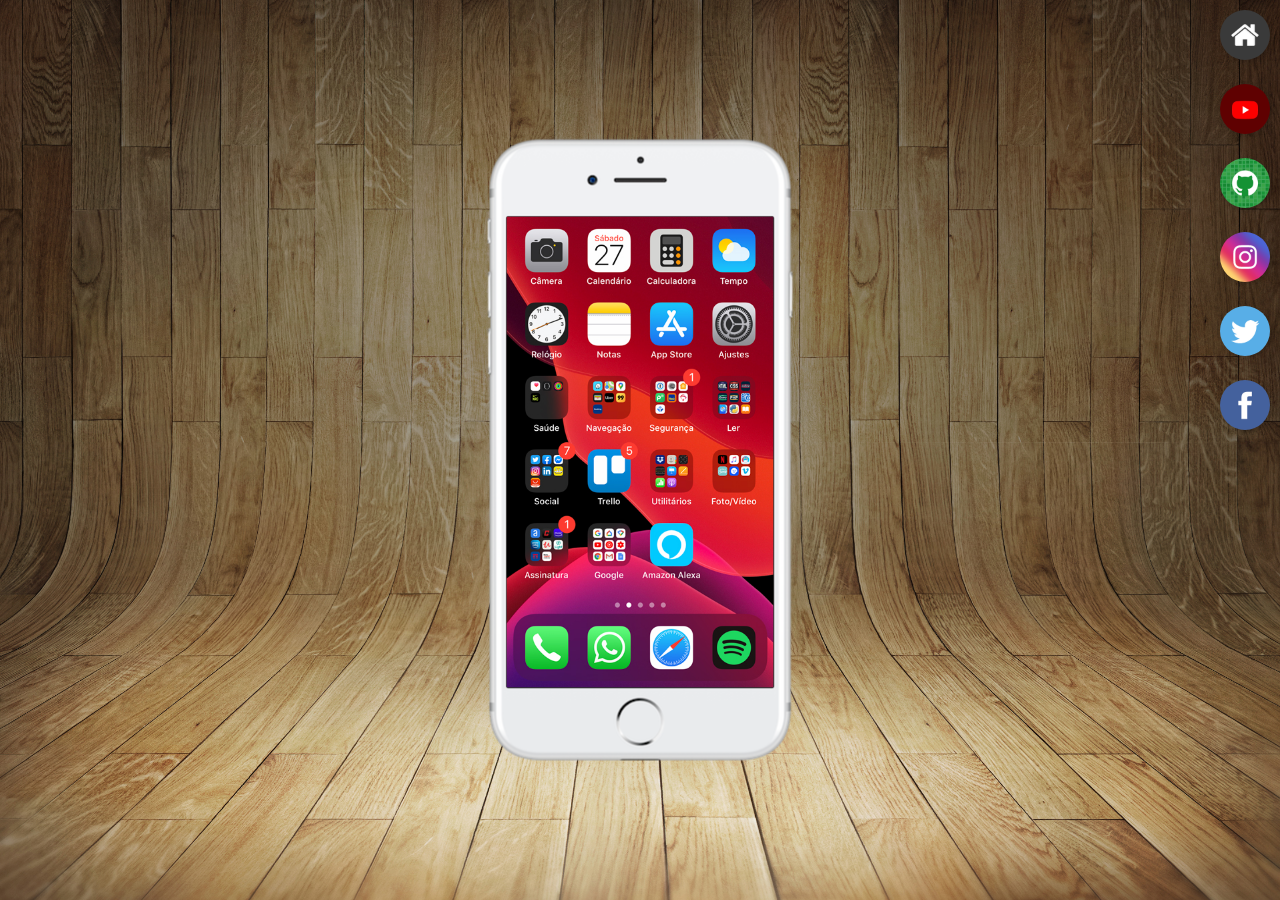
<file: index.html>
<!DOCTYPE html>
<html lang="pt-br">
<head>
    <meta charset="UTF-8">
    <meta http-equiv="X-UA-Compatible" content="IE=edge">
    <meta name="viewport" content="width=device-width, initial-scale=1.0">
    <link rel="shortcut icon" href="favicon.ico" type="image/x-icon">
    <link rel="stylesheet" href="estilos/style.css">
    <title>Projeto Rede Sociais</title>
</head>
<body>
    <main>
        <section id="telefone">
            <iframe src="home.html" name="tela" id="tela" frameborder="0">Seu Navegador não é compatível com isso.</iframe>

        </section>
        <section id="rede-sociais">
            <a href="home.html" target="tela"> <img src="imagens/logo-home.jpg" alt="Home"></a><br>
            <a href="youtube.html" target="tela"><img src="imagens/logo-youtube.jpg" alt="Youtube"></a><br>
            <a href="github.html" target="tela"><img src="imagens/logo-github.jpg" alt="Github"></a><br>
            <a href="instagram.html" target="tela"><img src="imagens/logo-instagram.jpg" alt="Instagram"></a><br>
            <a href="twitter.html" target="tela"><img src="imagens/logo-twitter.jpg" alt="twitter"></a><br>
            <a href="facebook.html" target="tela"><img src="imagens/logo-facebook.jpg" alt="facebook"></a>
        </section>
    </main>
    
</body>
</html>
</file>
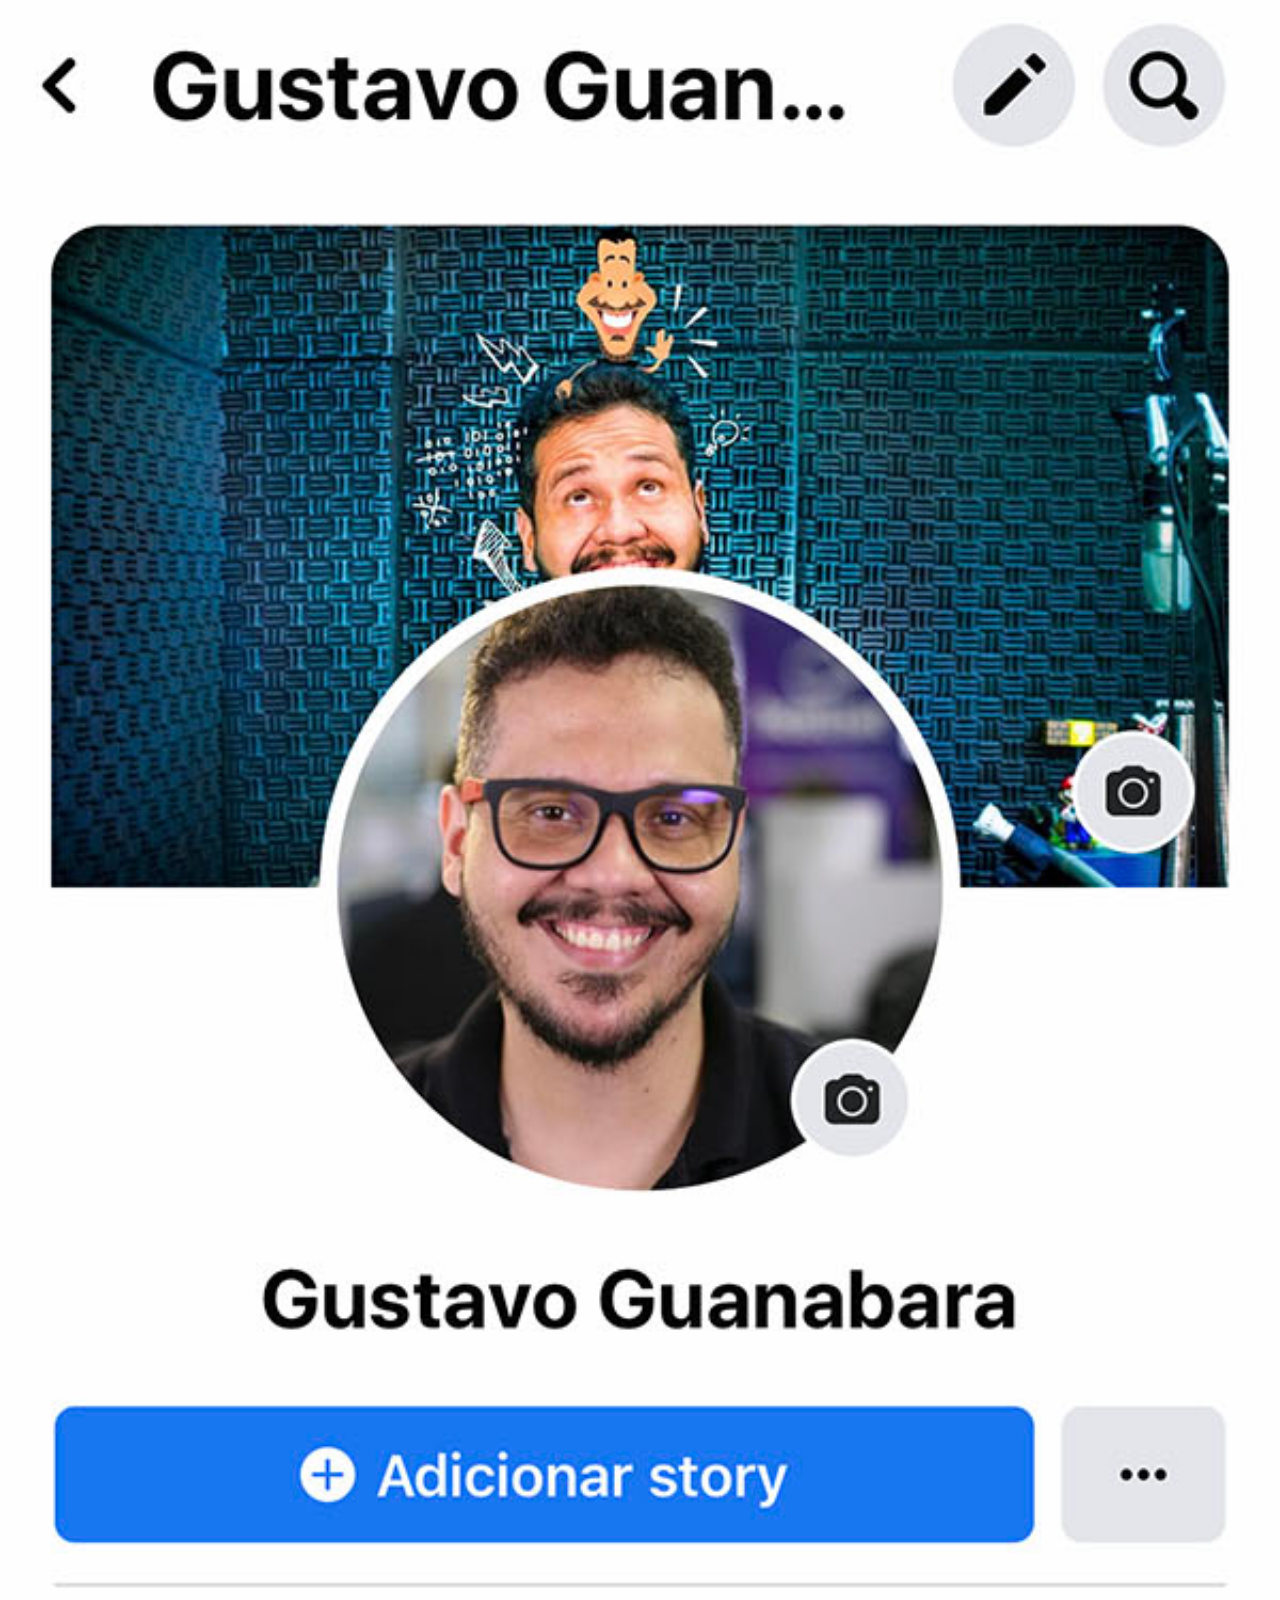
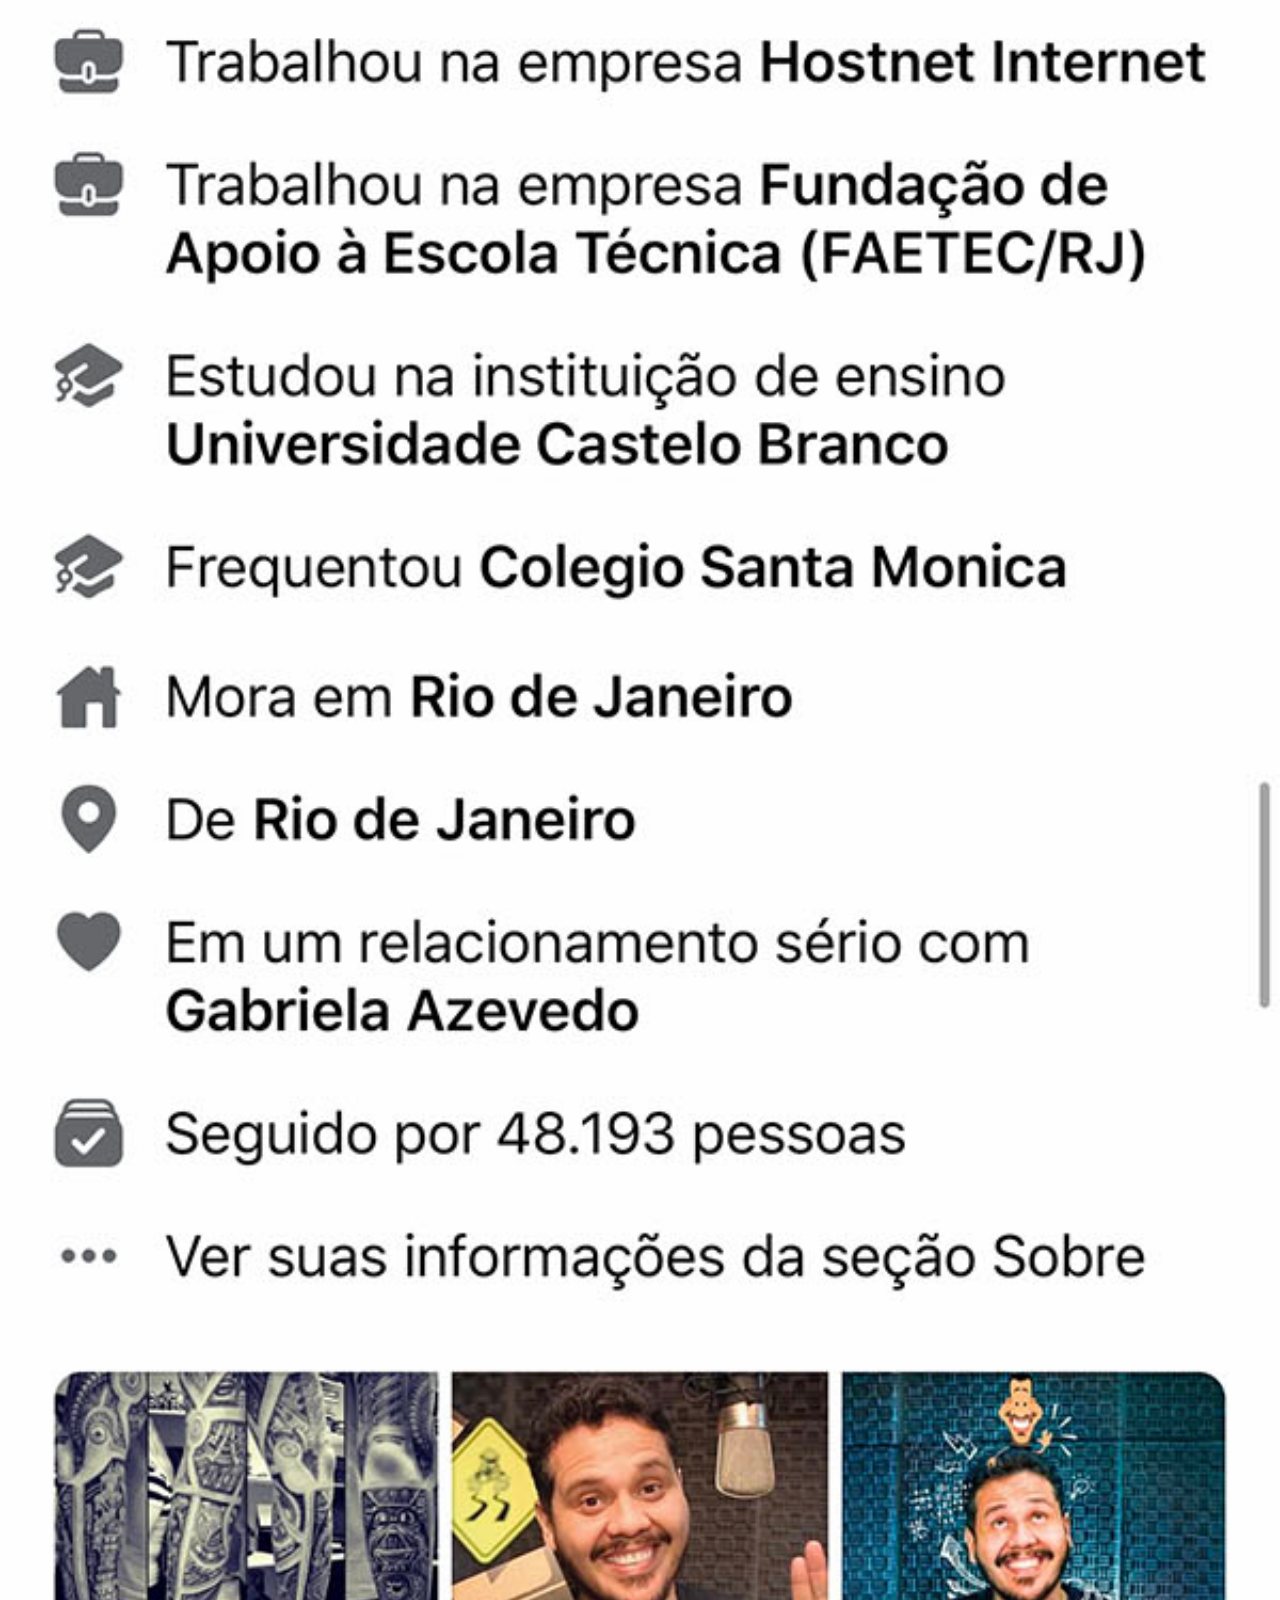
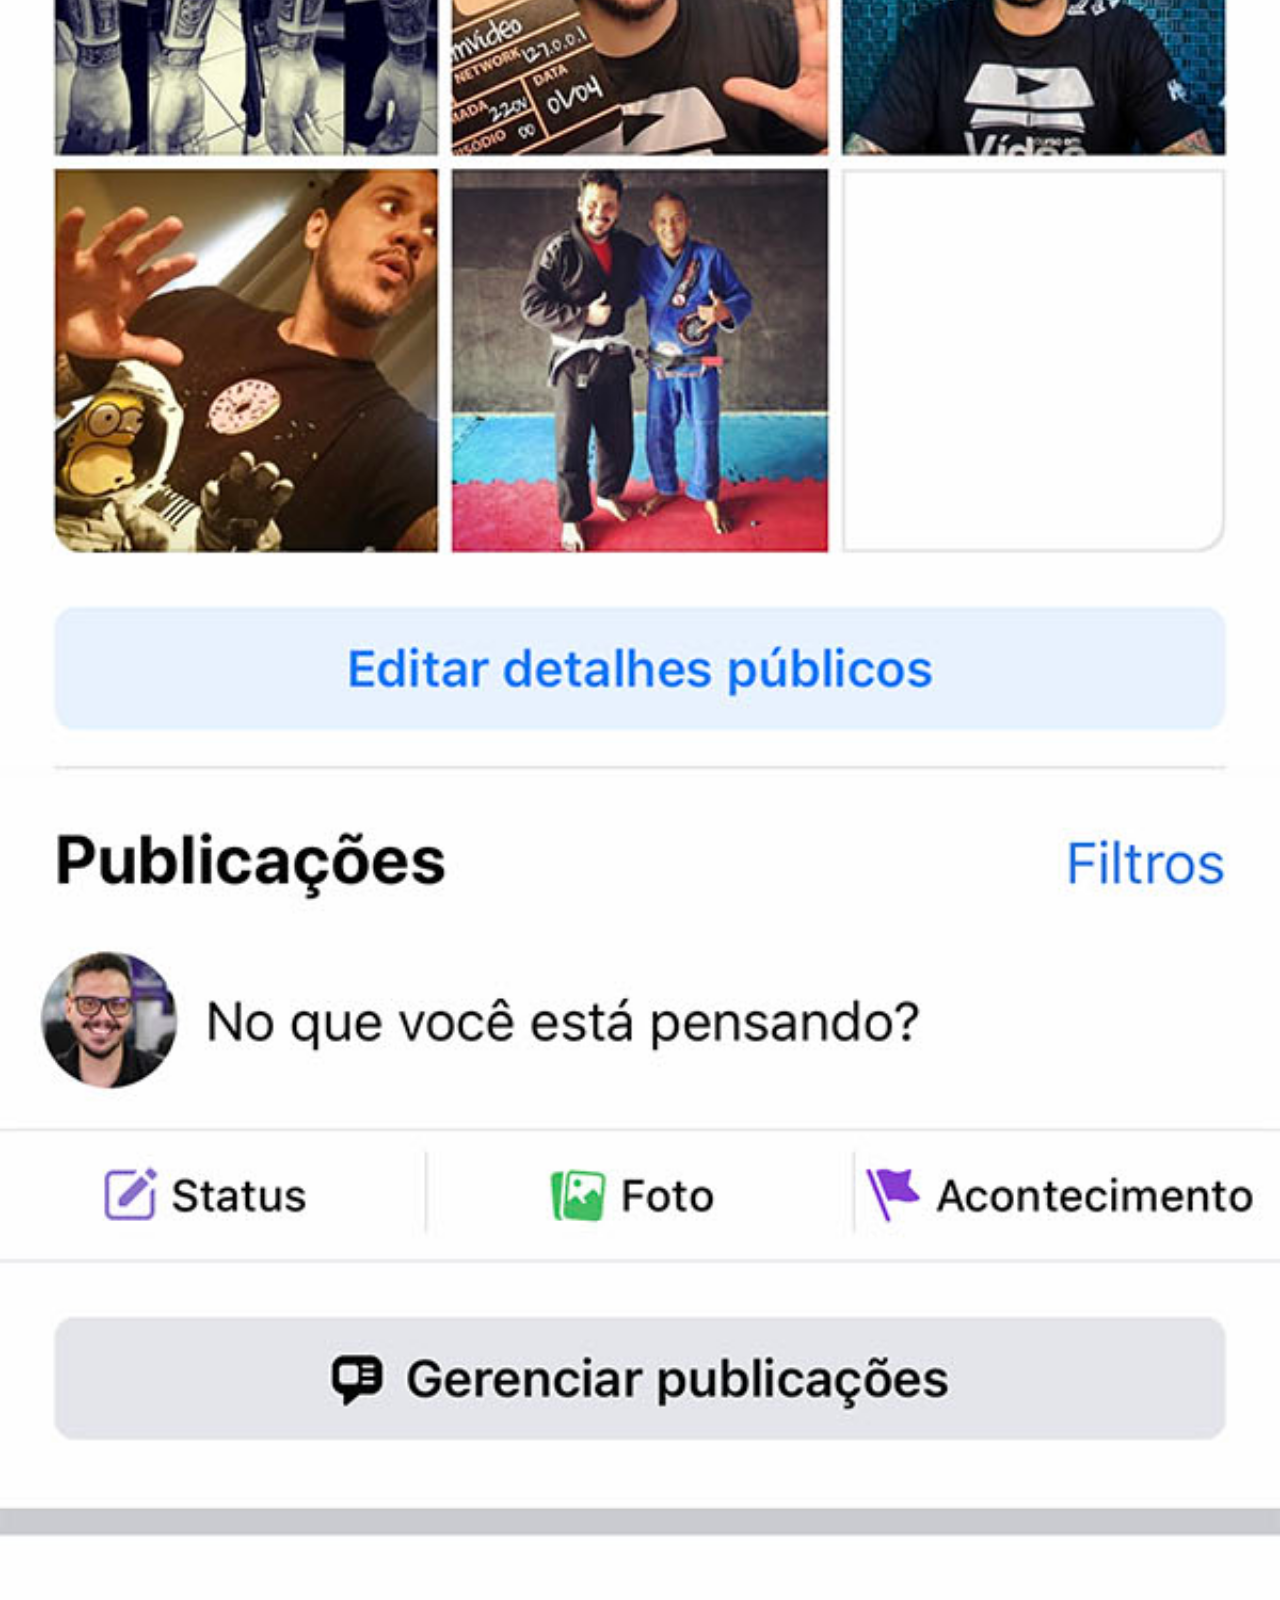
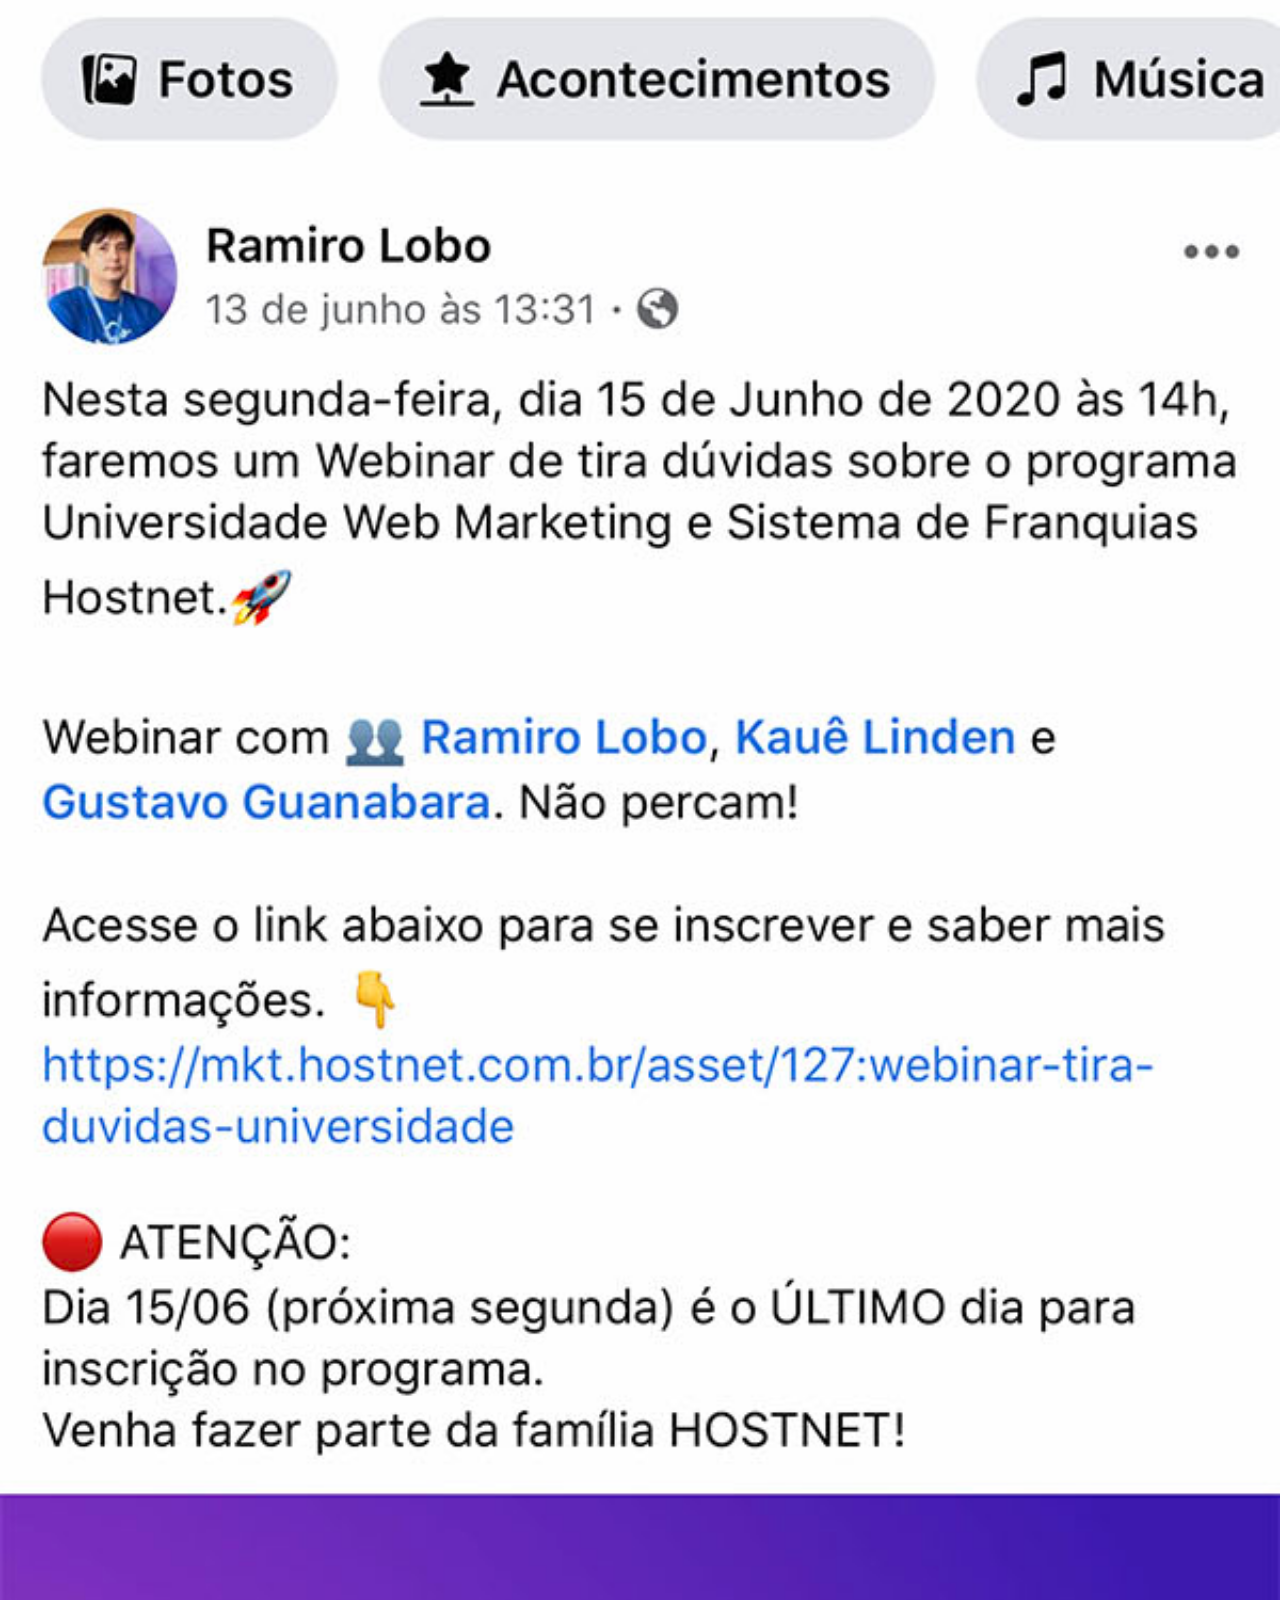
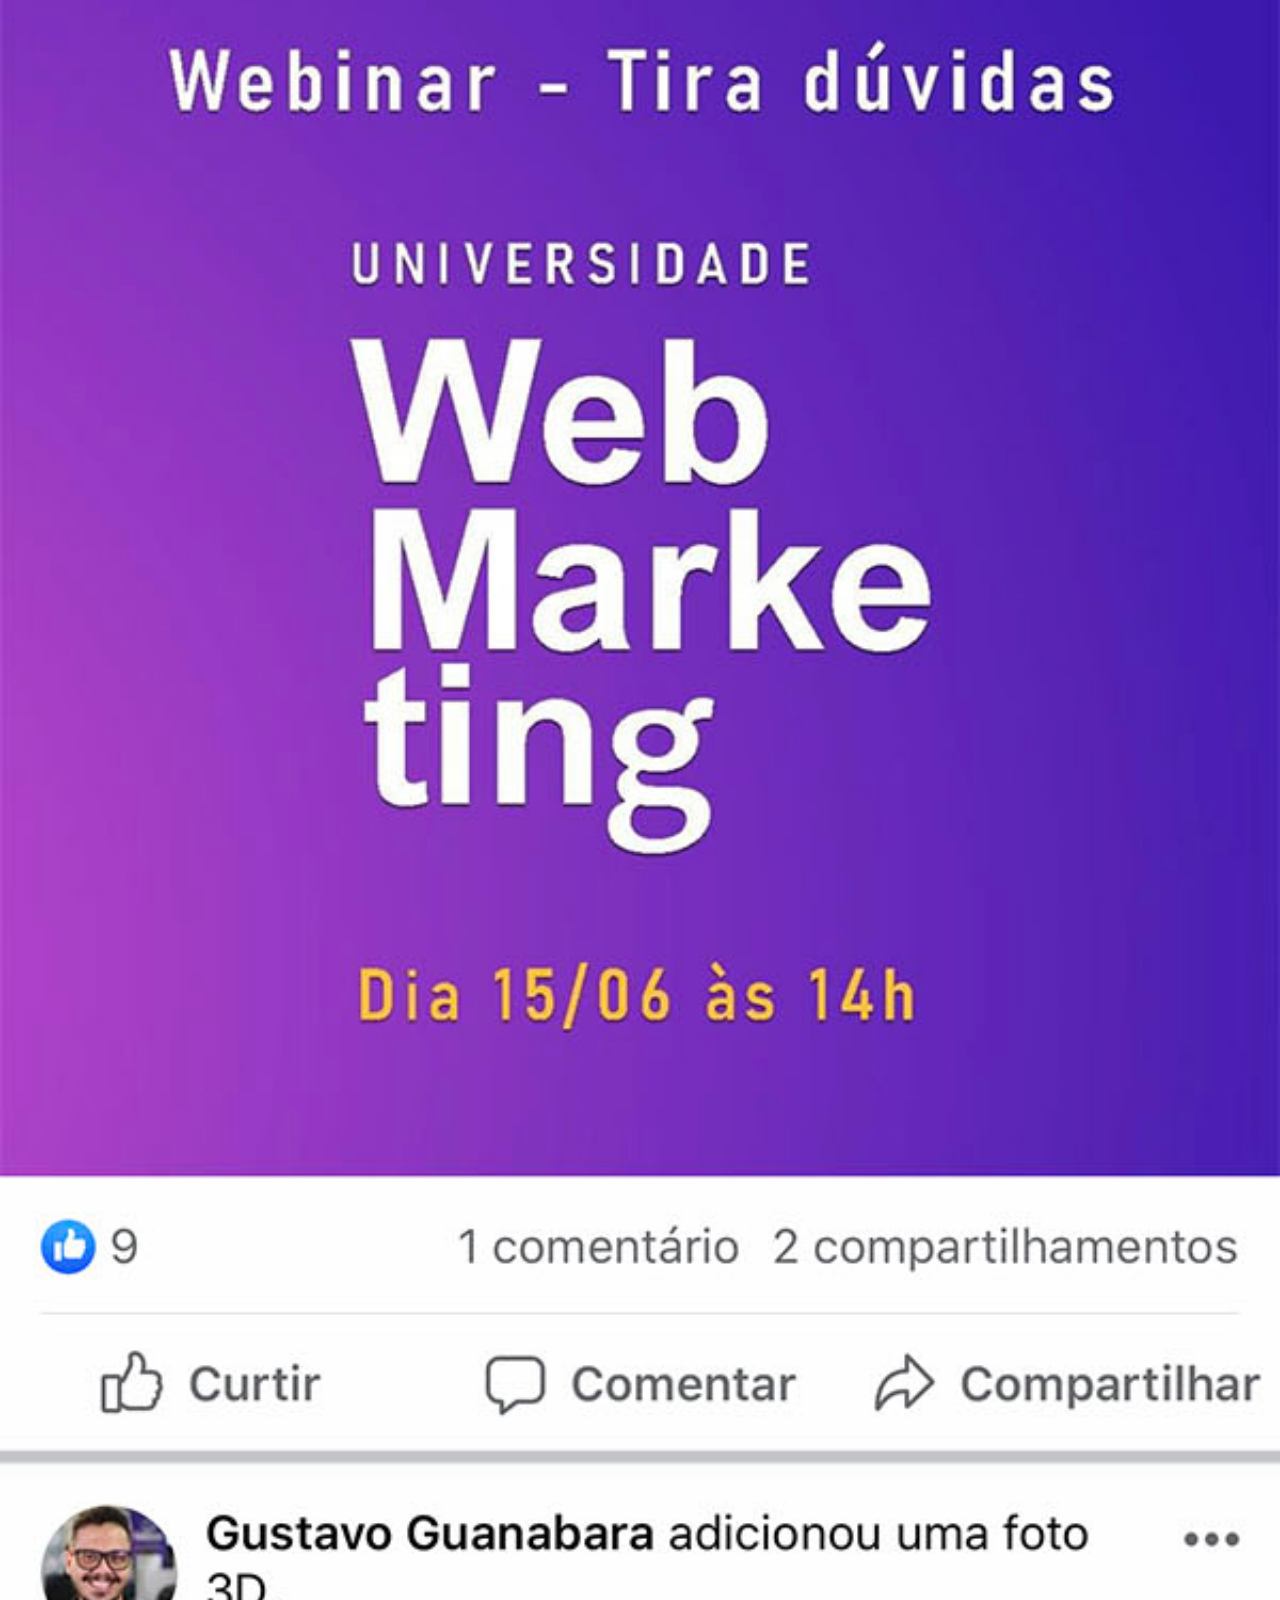
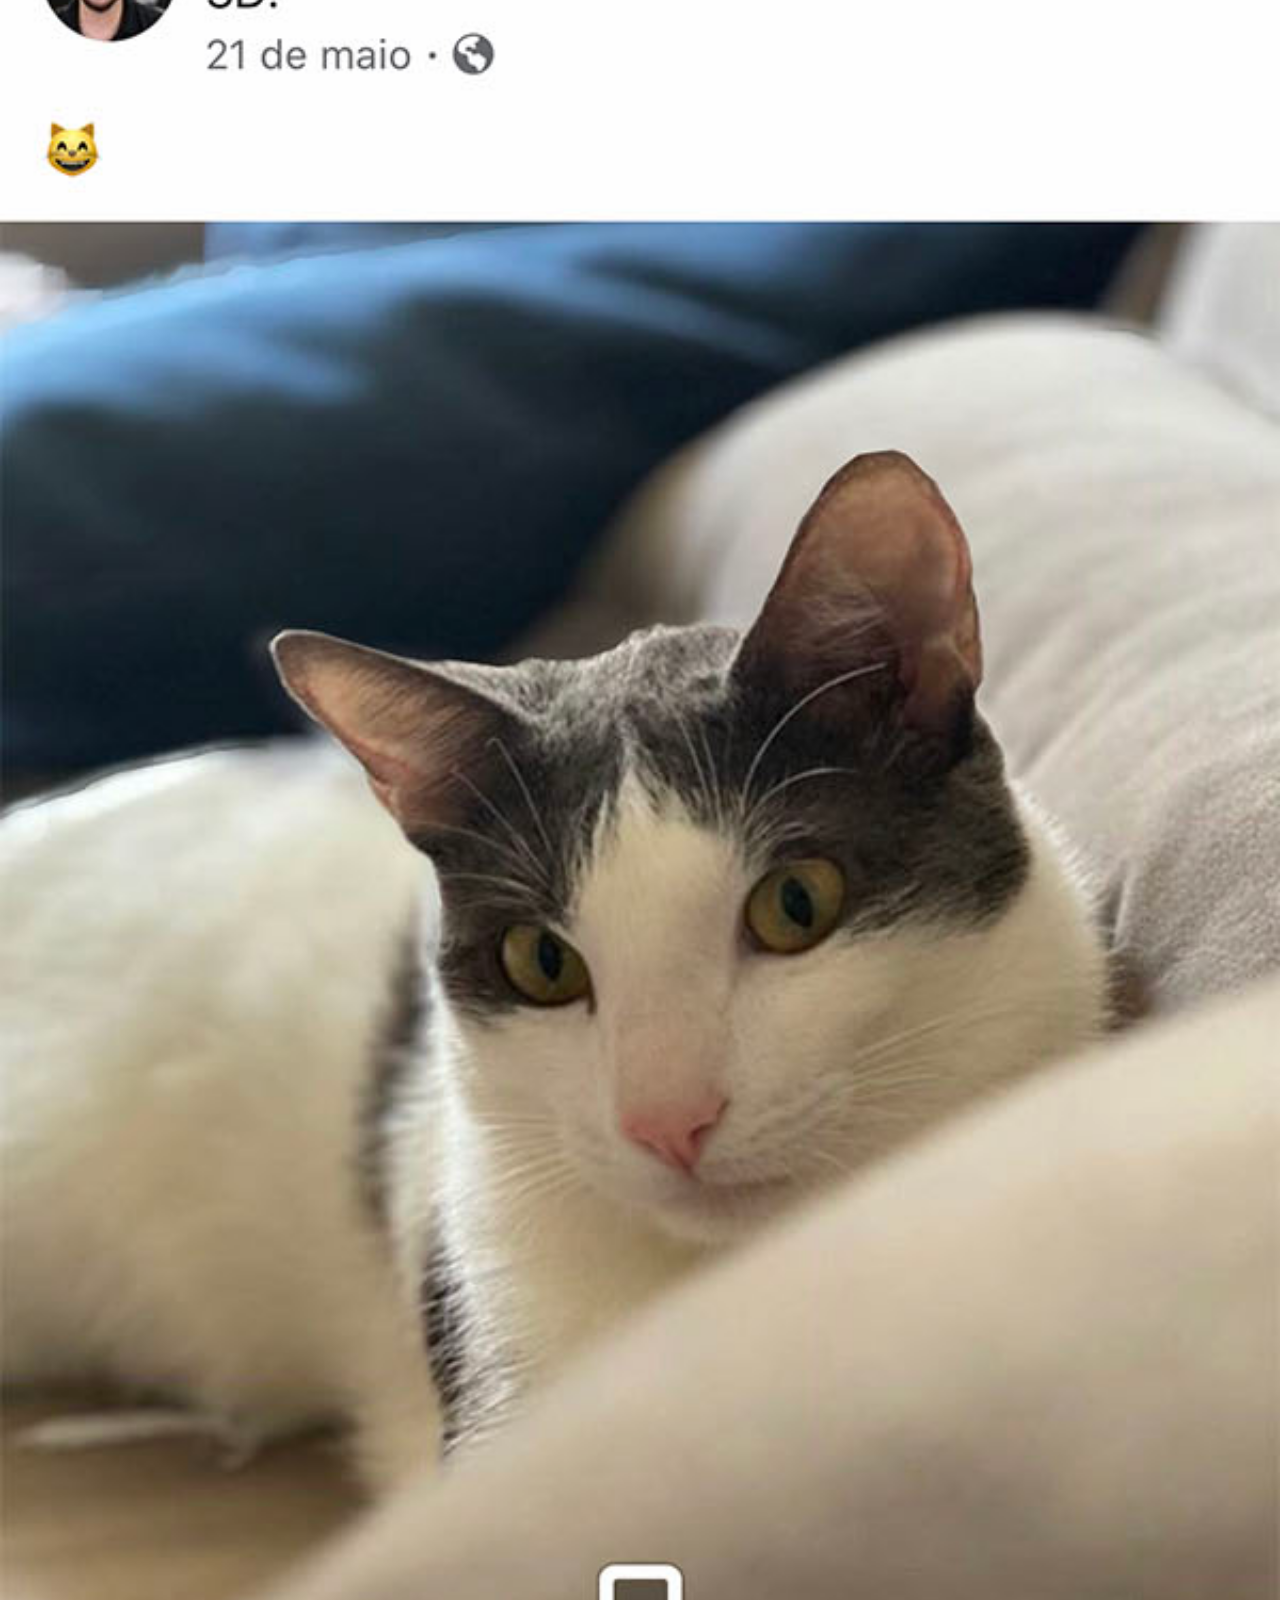
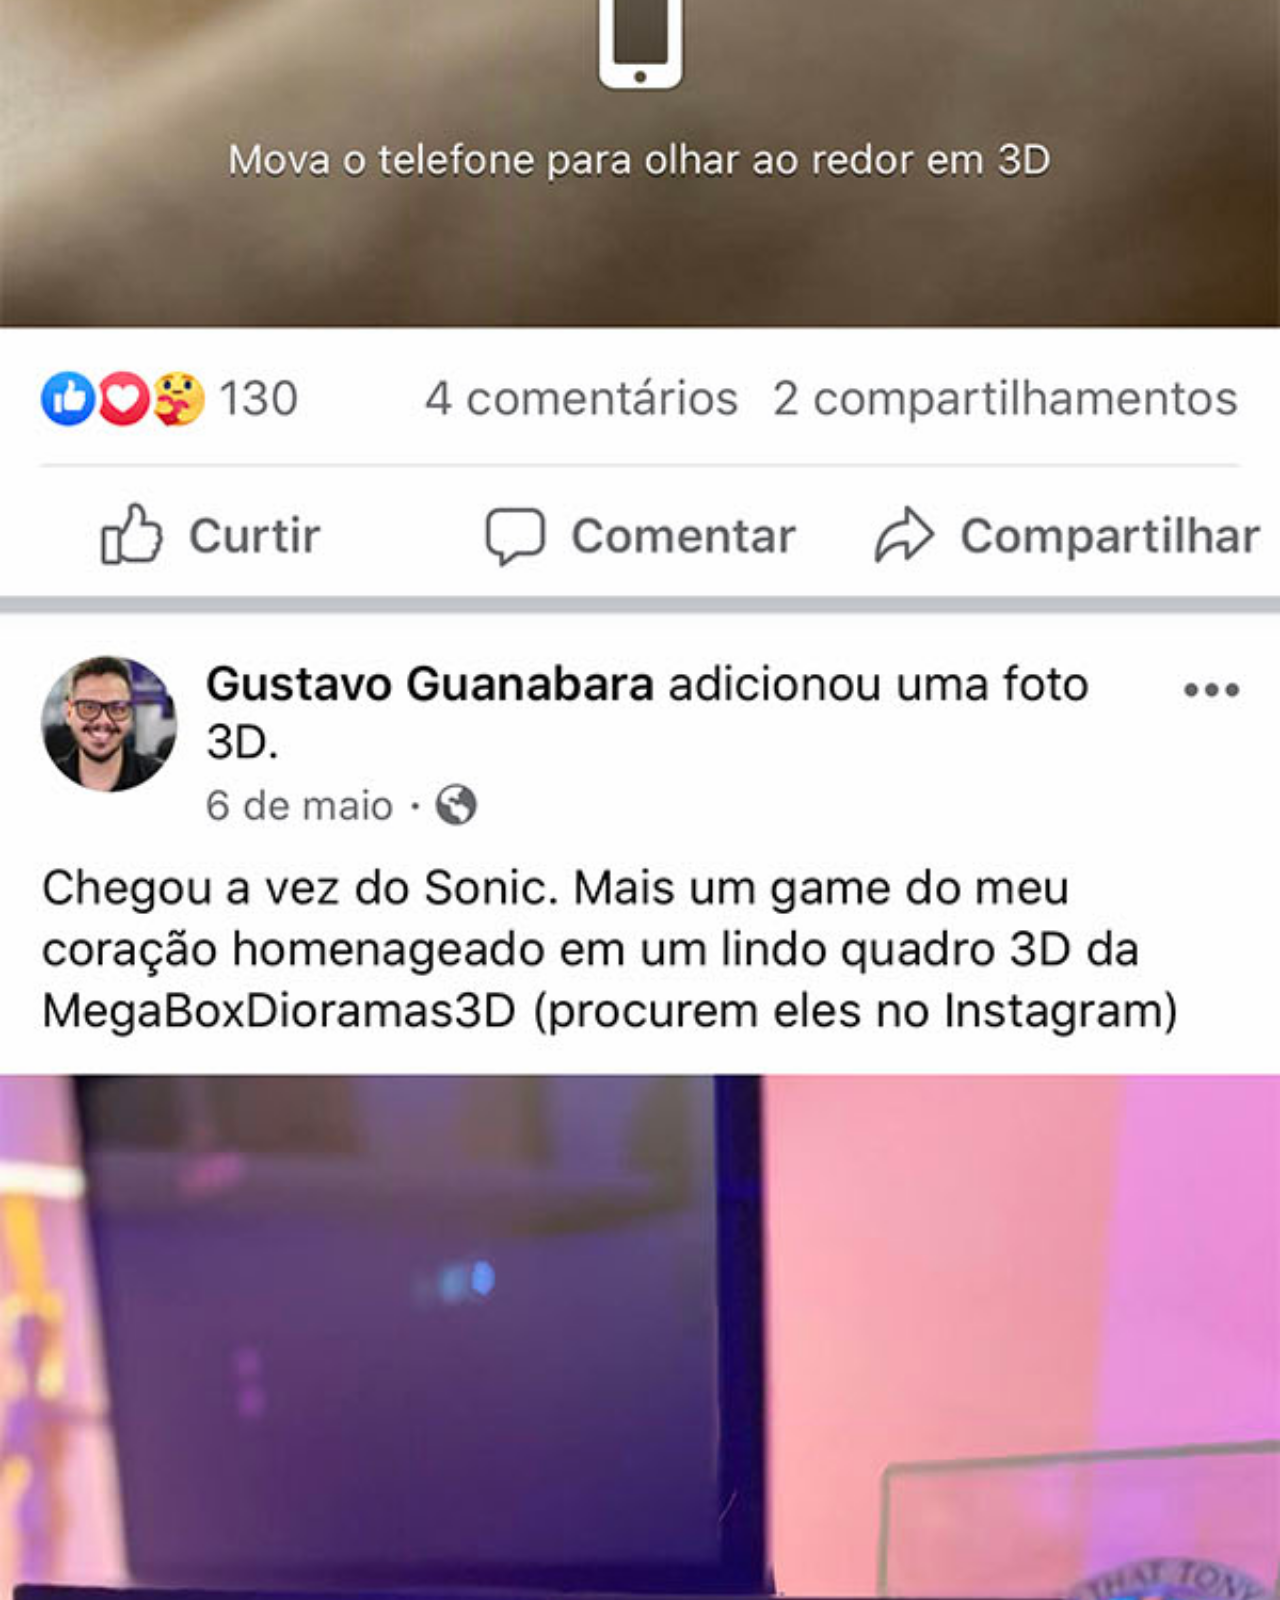
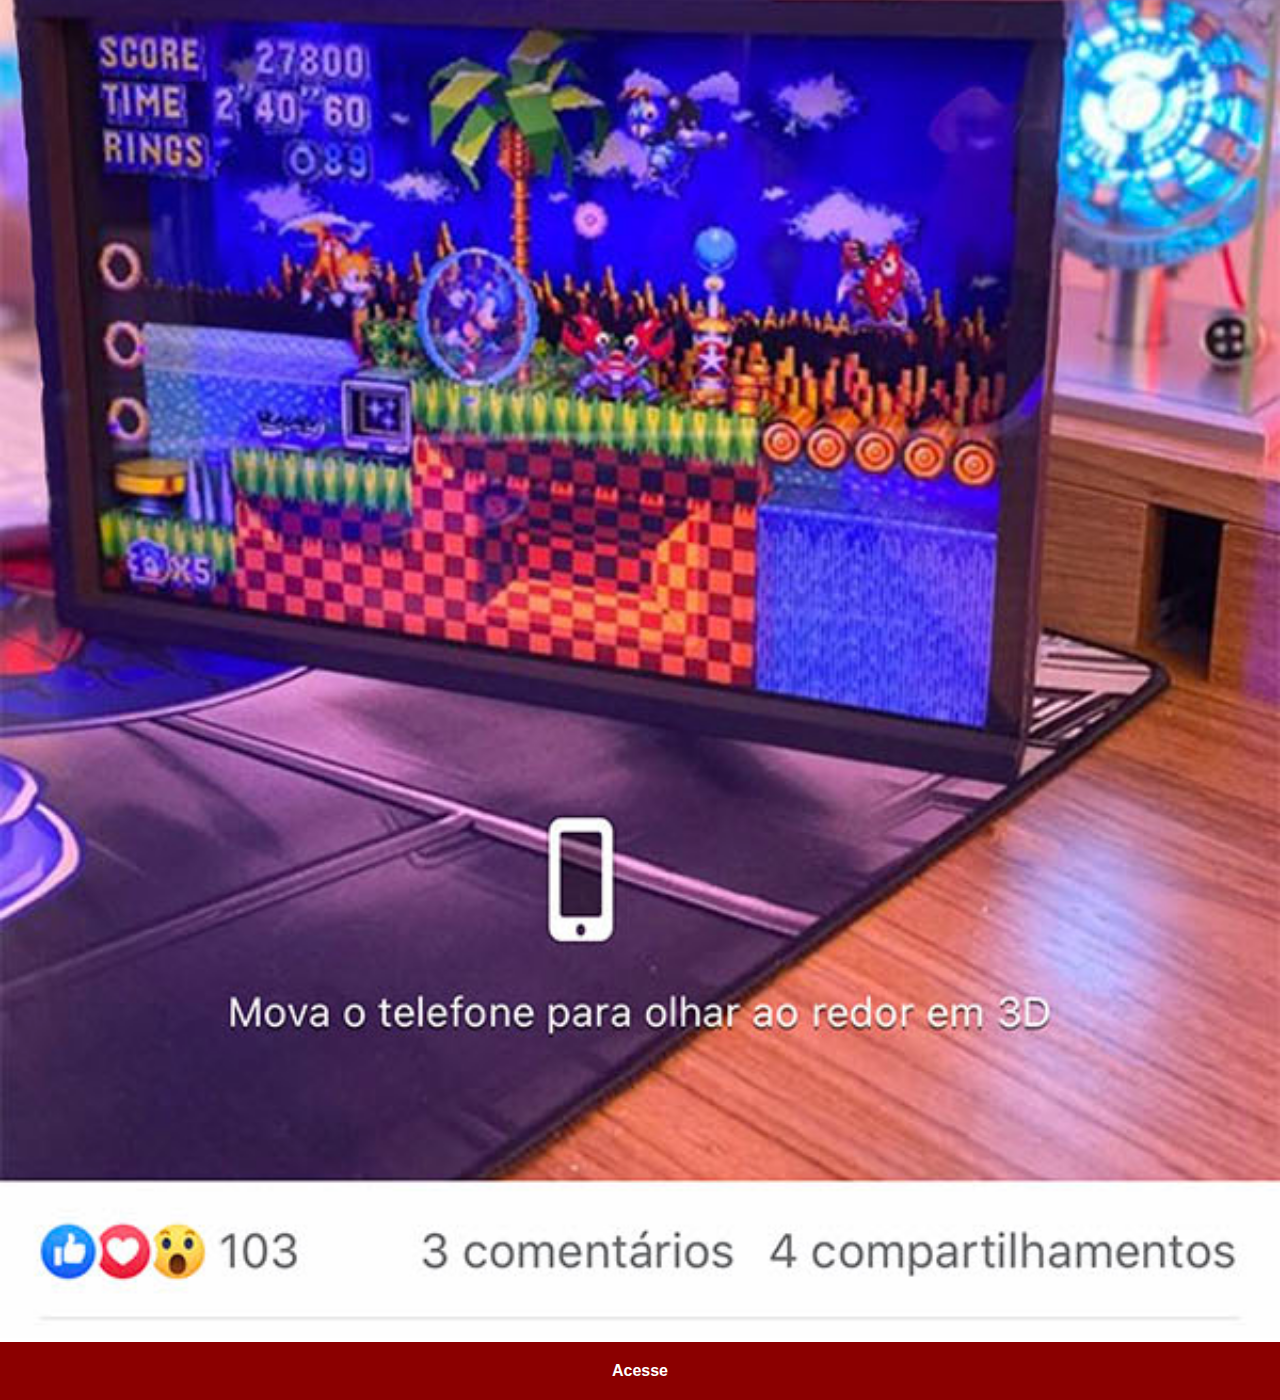
<file: facebook.html>
<!DOCTYPE html>
<html lang="pt-br">
<head>
    <meta charset="UTF-8">
    <meta http-equiv="X-UA-Compatible" content="IE=edge">
    <meta name="viewport" content="width=device-width, initial-scale=1.0">
    <link rel="stylesheet" href="estilos/social.css">
    <title>facebook</title>
</head>
<body>
    <img src="imagens/tela-facebook.jpg" alt="facebook">
    <a href="https://www.facebook.com/gustavoguanabara" target="_blank">Acesse</a>
    
</body>
</html>
</file>
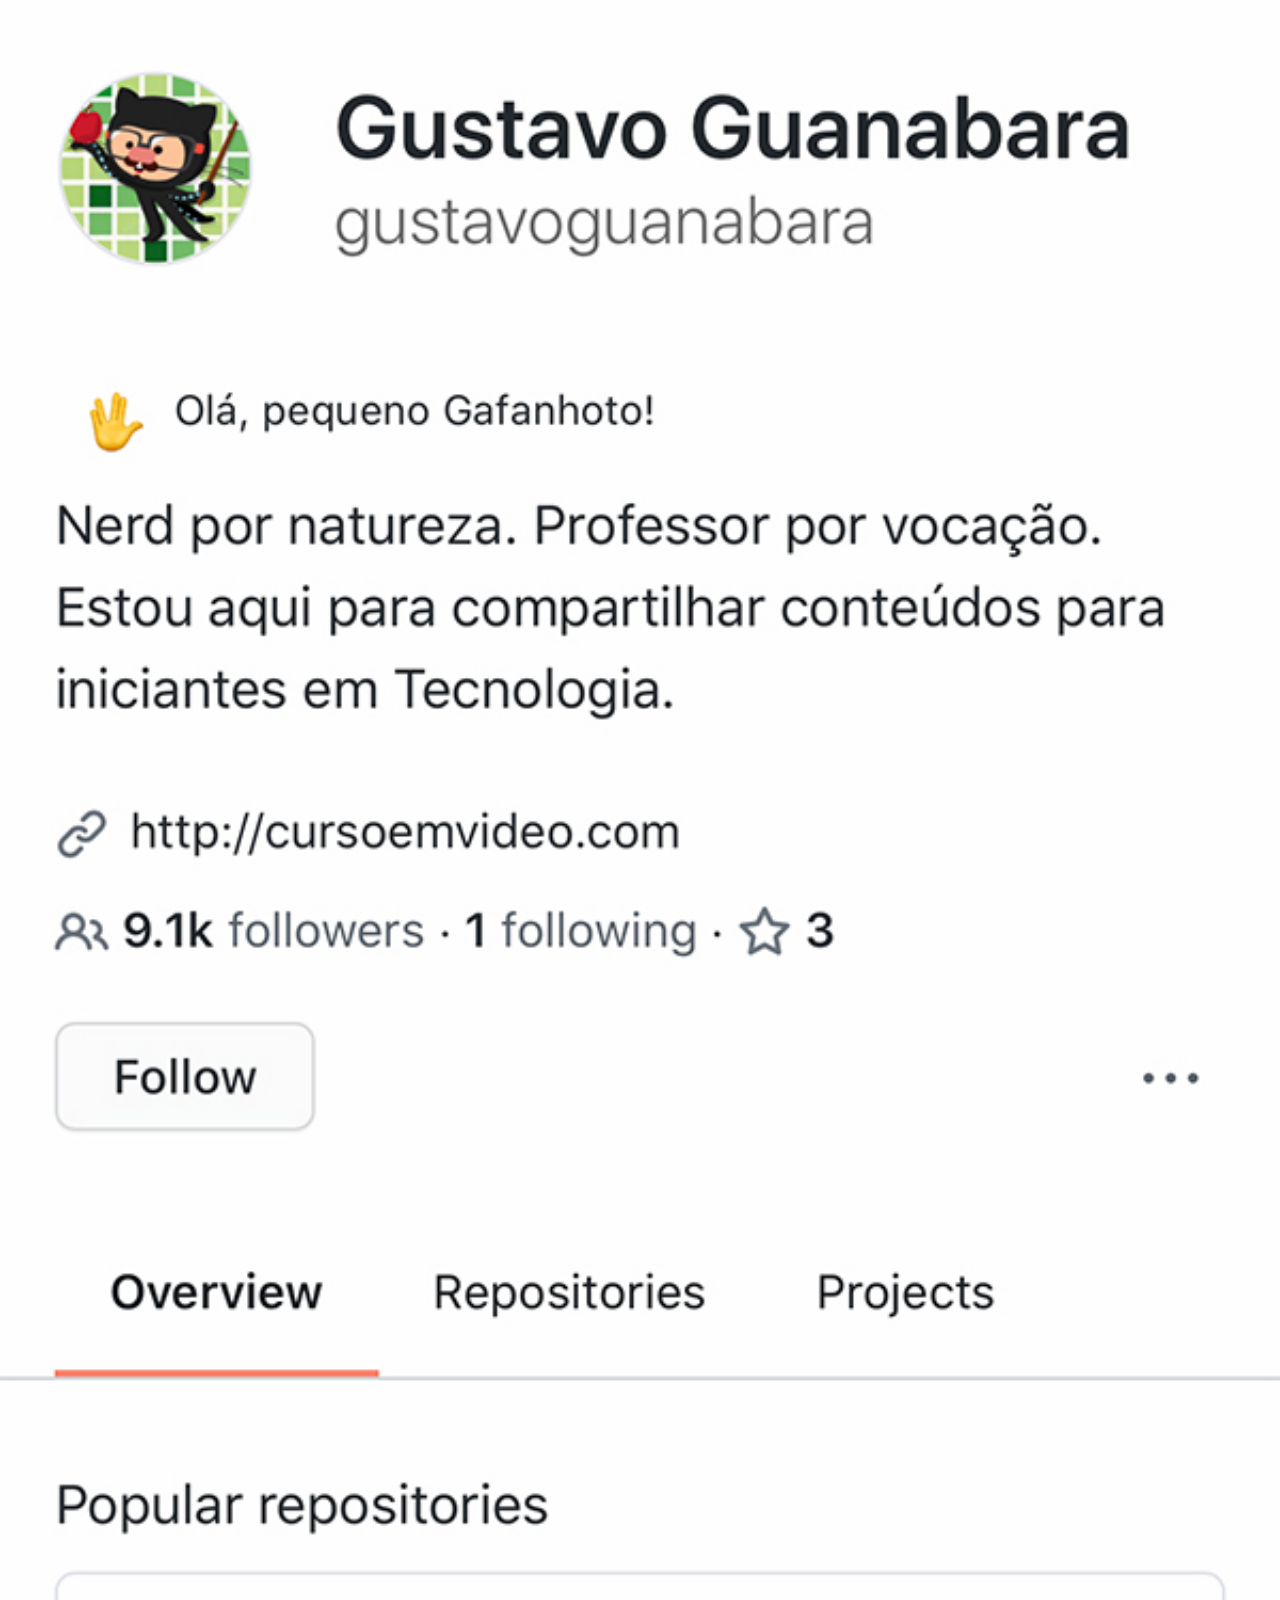
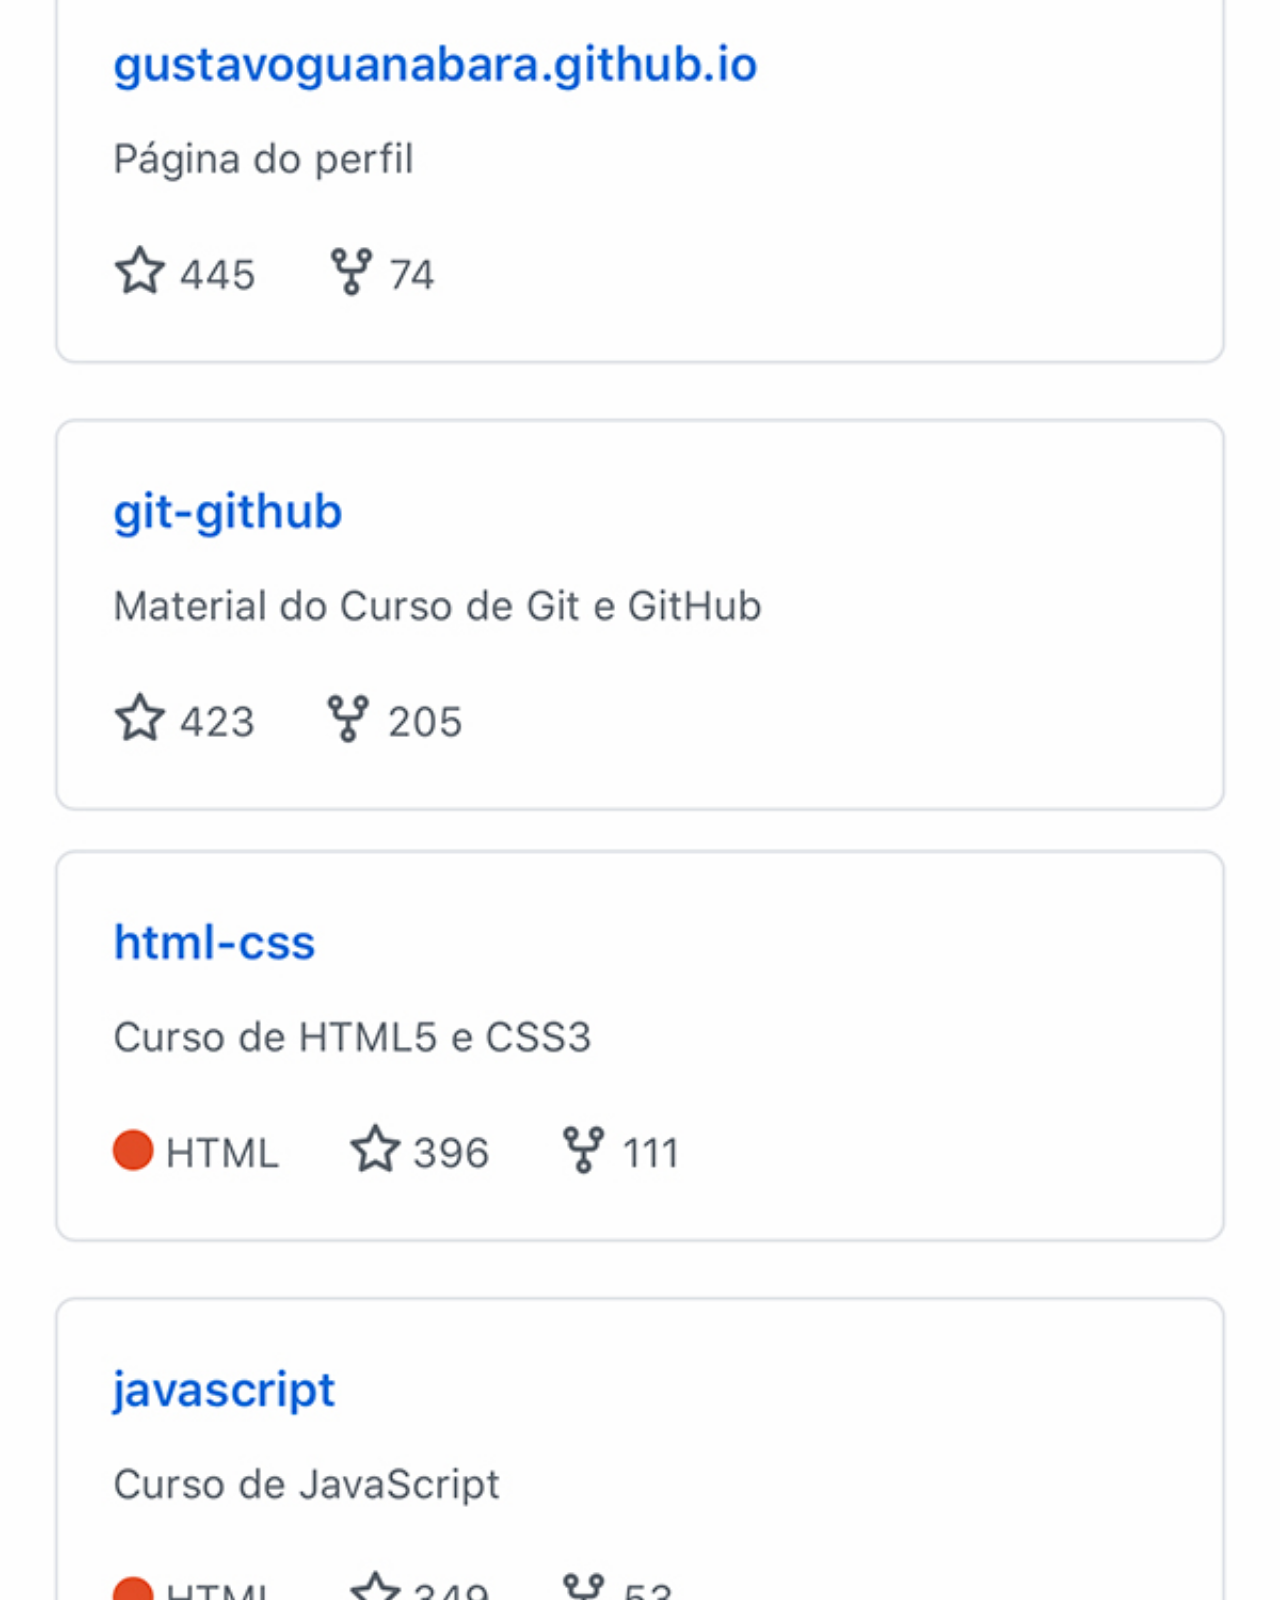
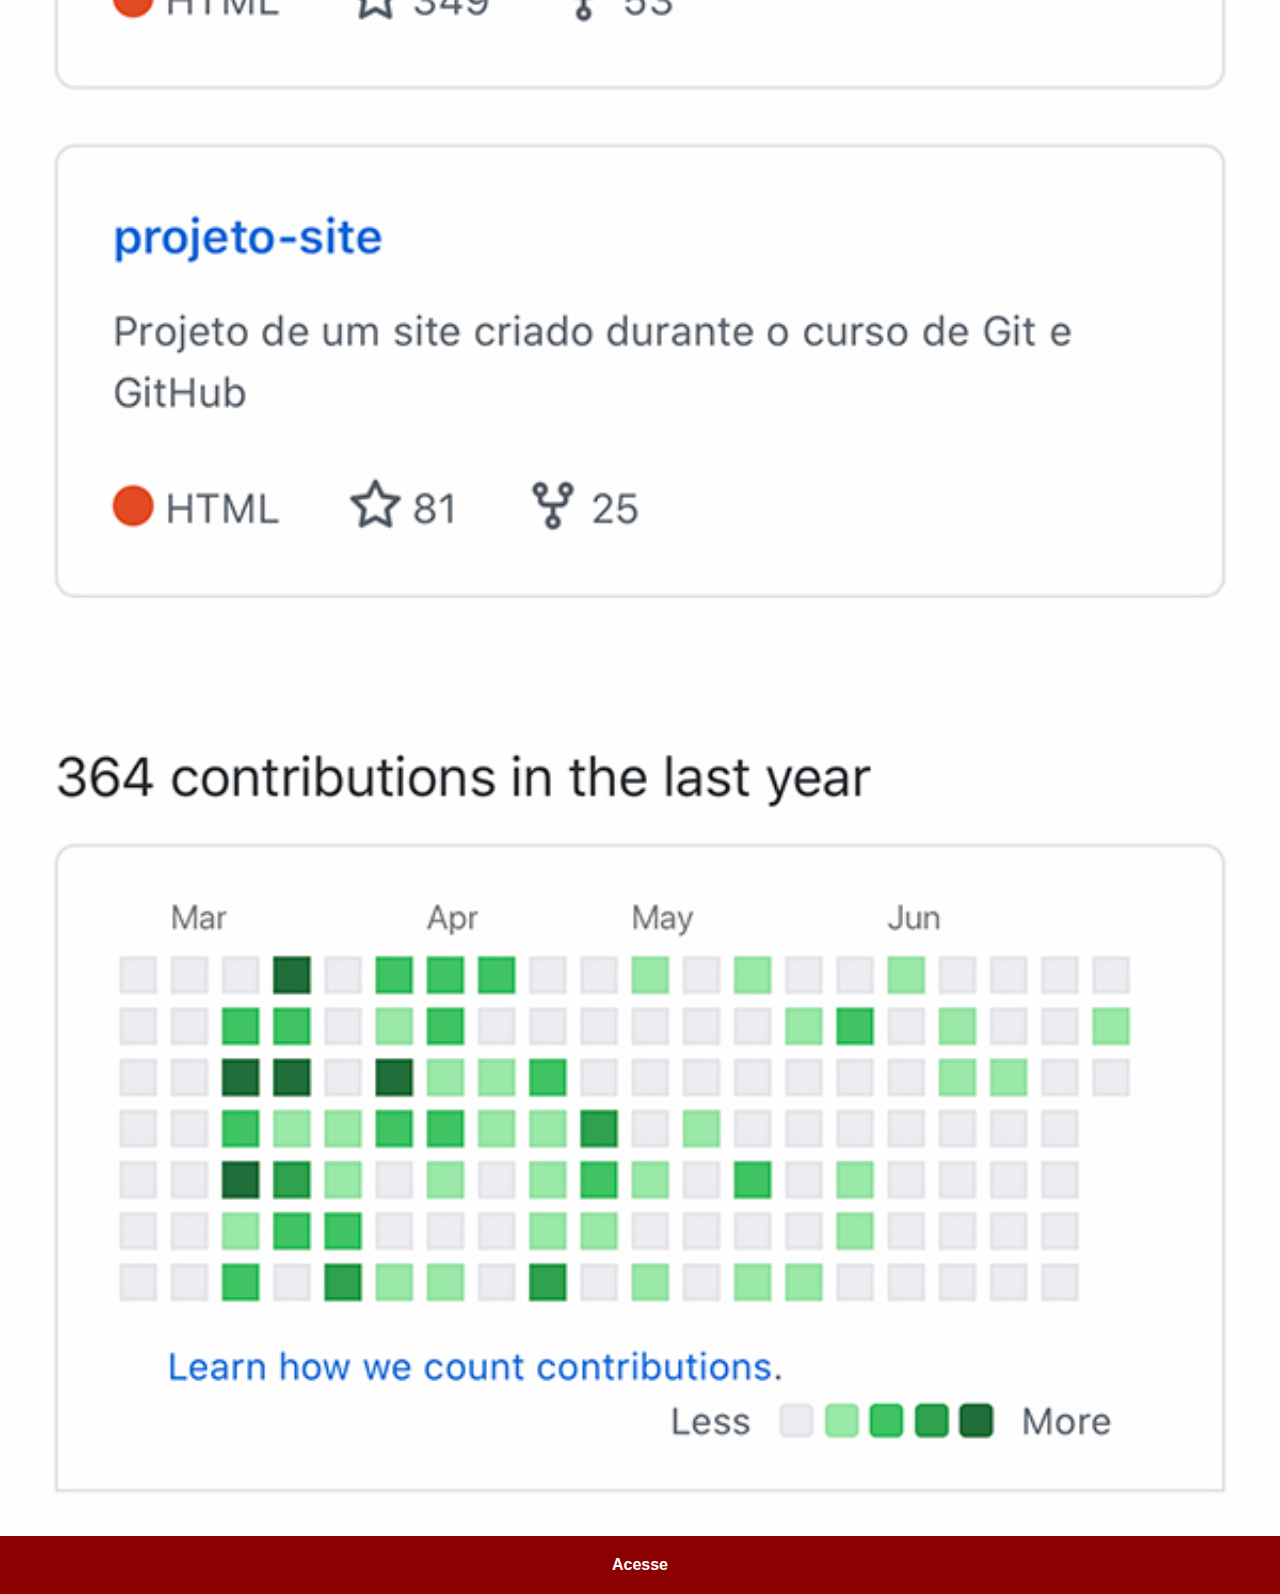
<file: github.html>
<!DOCTYPE html>
<html lang="pt-br">
<head>
    <meta charset="UTF-8">
    <meta http-equiv="X-UA-Compatible" content="IE=edge">
    <meta name="viewport" content="width=device-width, initial-scale=1.0">
    <link rel="stylesheet" href="estilos/social.css">
    <title>githubtitle</title>
</head>
<body>
    <img src="imagens/tela-github.jpg" alt="github">
    <a href="https://github.com/gustavoguanabara" target="_blank">Acesse</a>
</body>
</html>
</file>
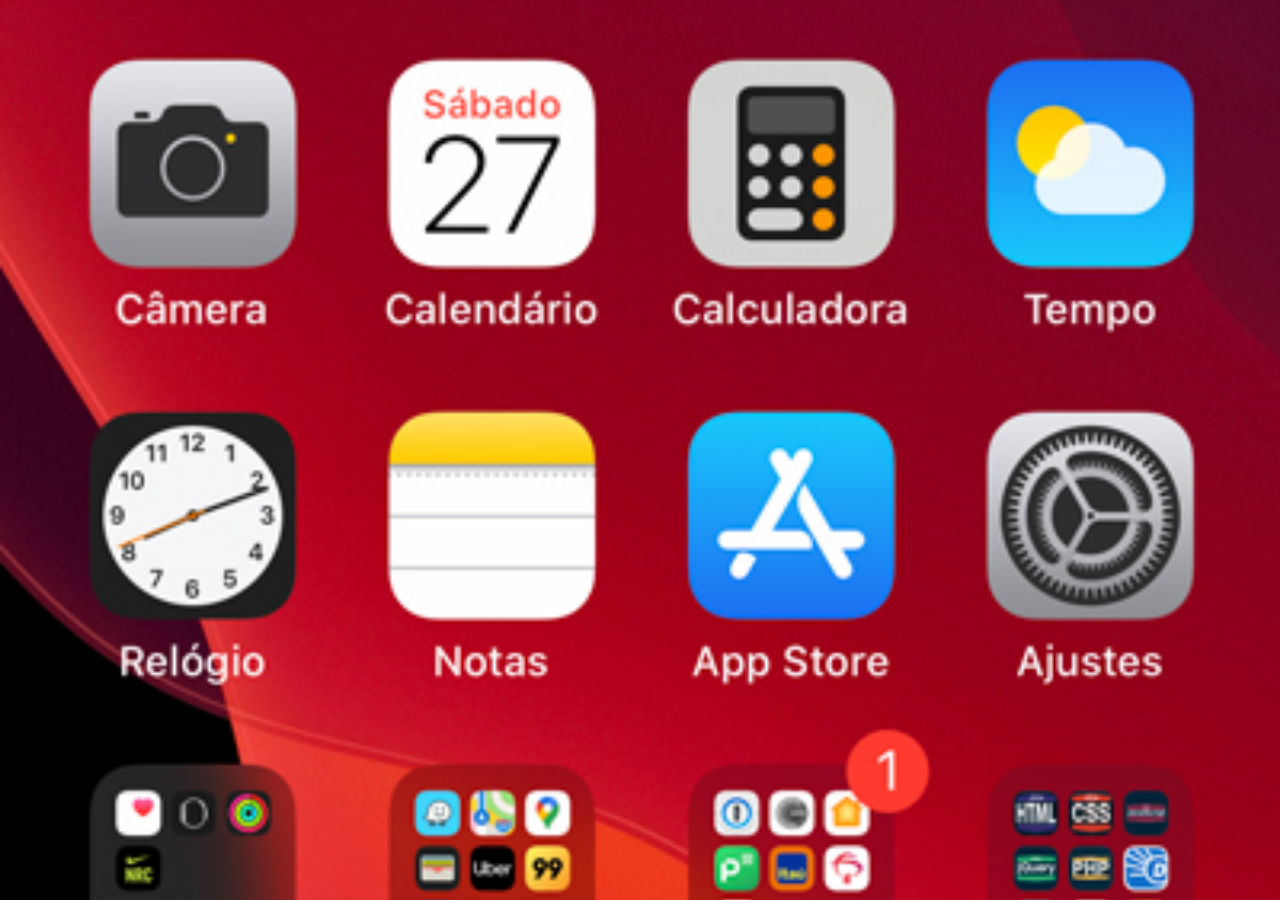
<file: home.html>
<!DOCTYPE html>
<html lang="pt-br">
<head>
    <meta charset="UTF-8">
    <meta http-equiv="X-UA-Compatible" content="IE=edge">
    <meta name="viewport" content="width=device-width, initial-scale=1.0">
    <title>Home Redes Sociais</title>
</head>
<style>
    *{
        margin: 0px;
        padding: 0px;
    }
    body{
        width: 100vw;
        height: 100vh;
        background: black url('imagens/tela-home.jpg') no-repeat top center;
        background-size: cover;
    }
</style>
<body>

</body>
</html>
</file>
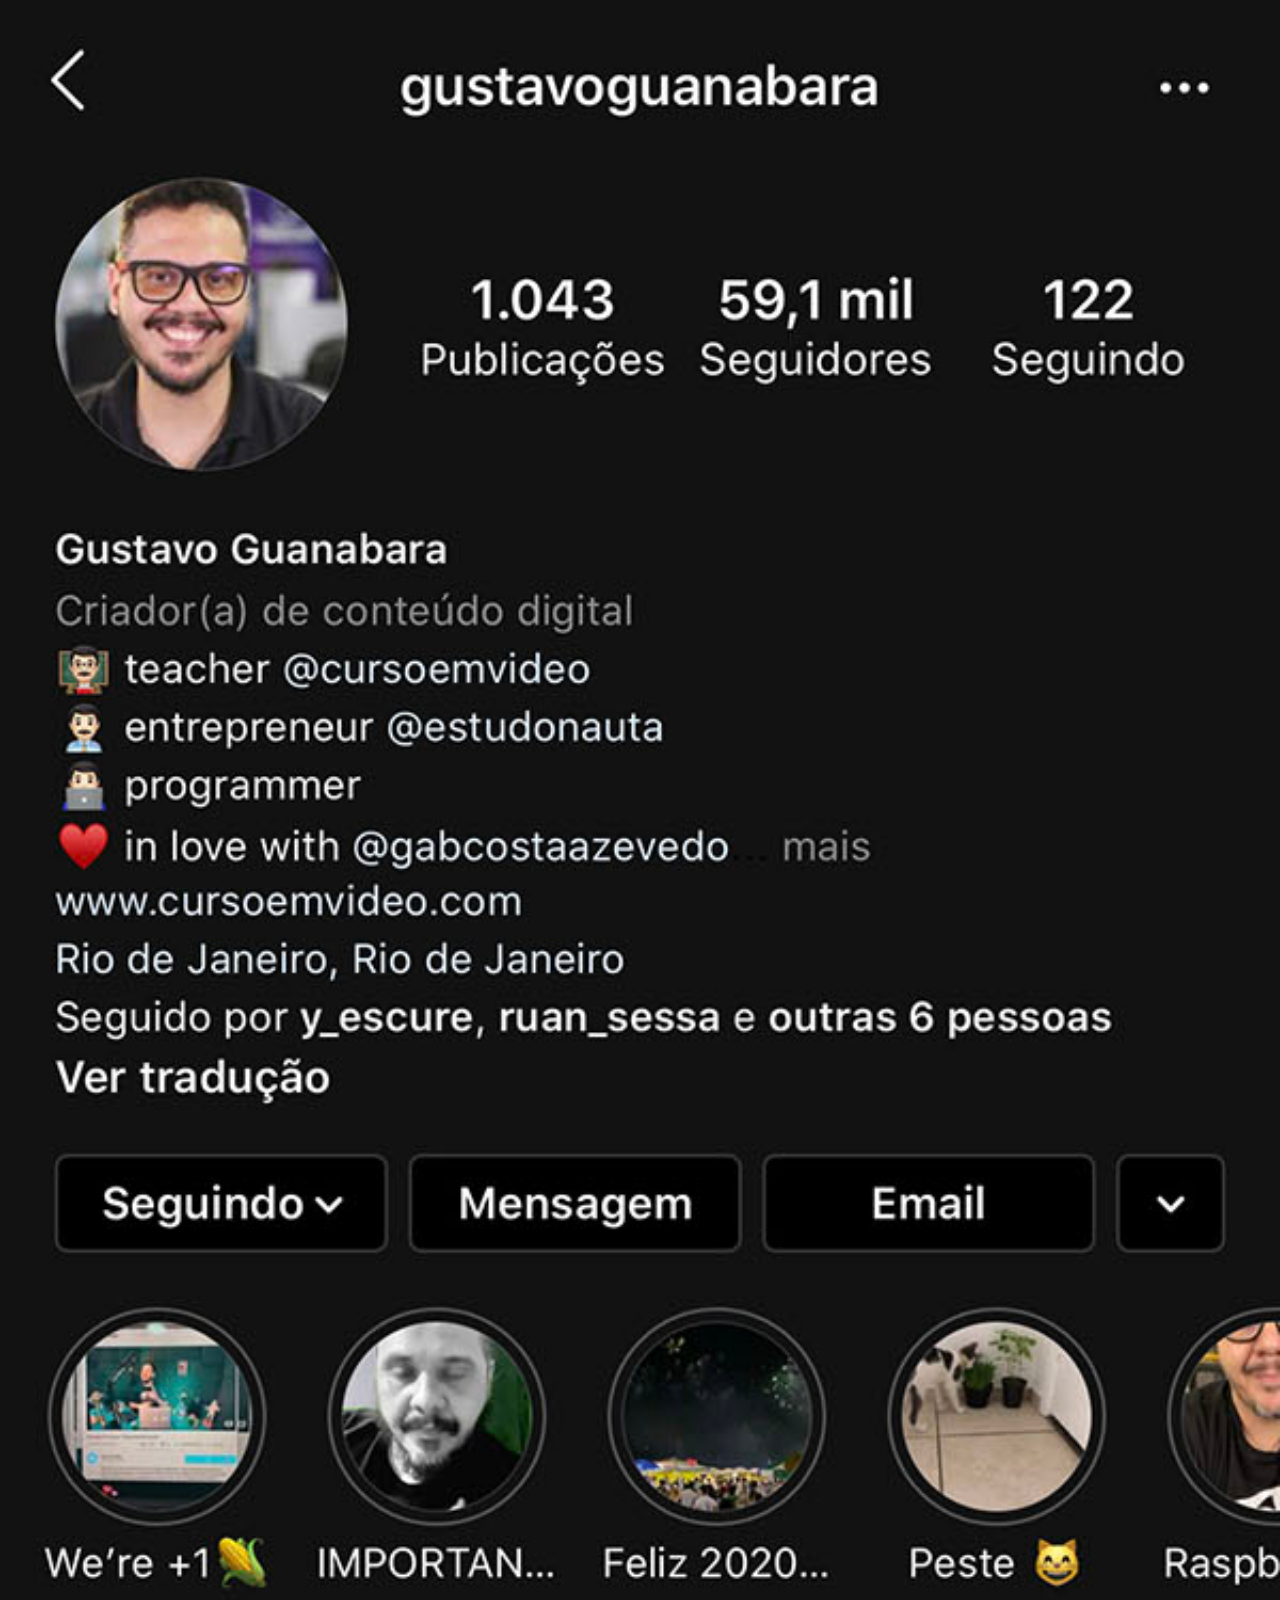
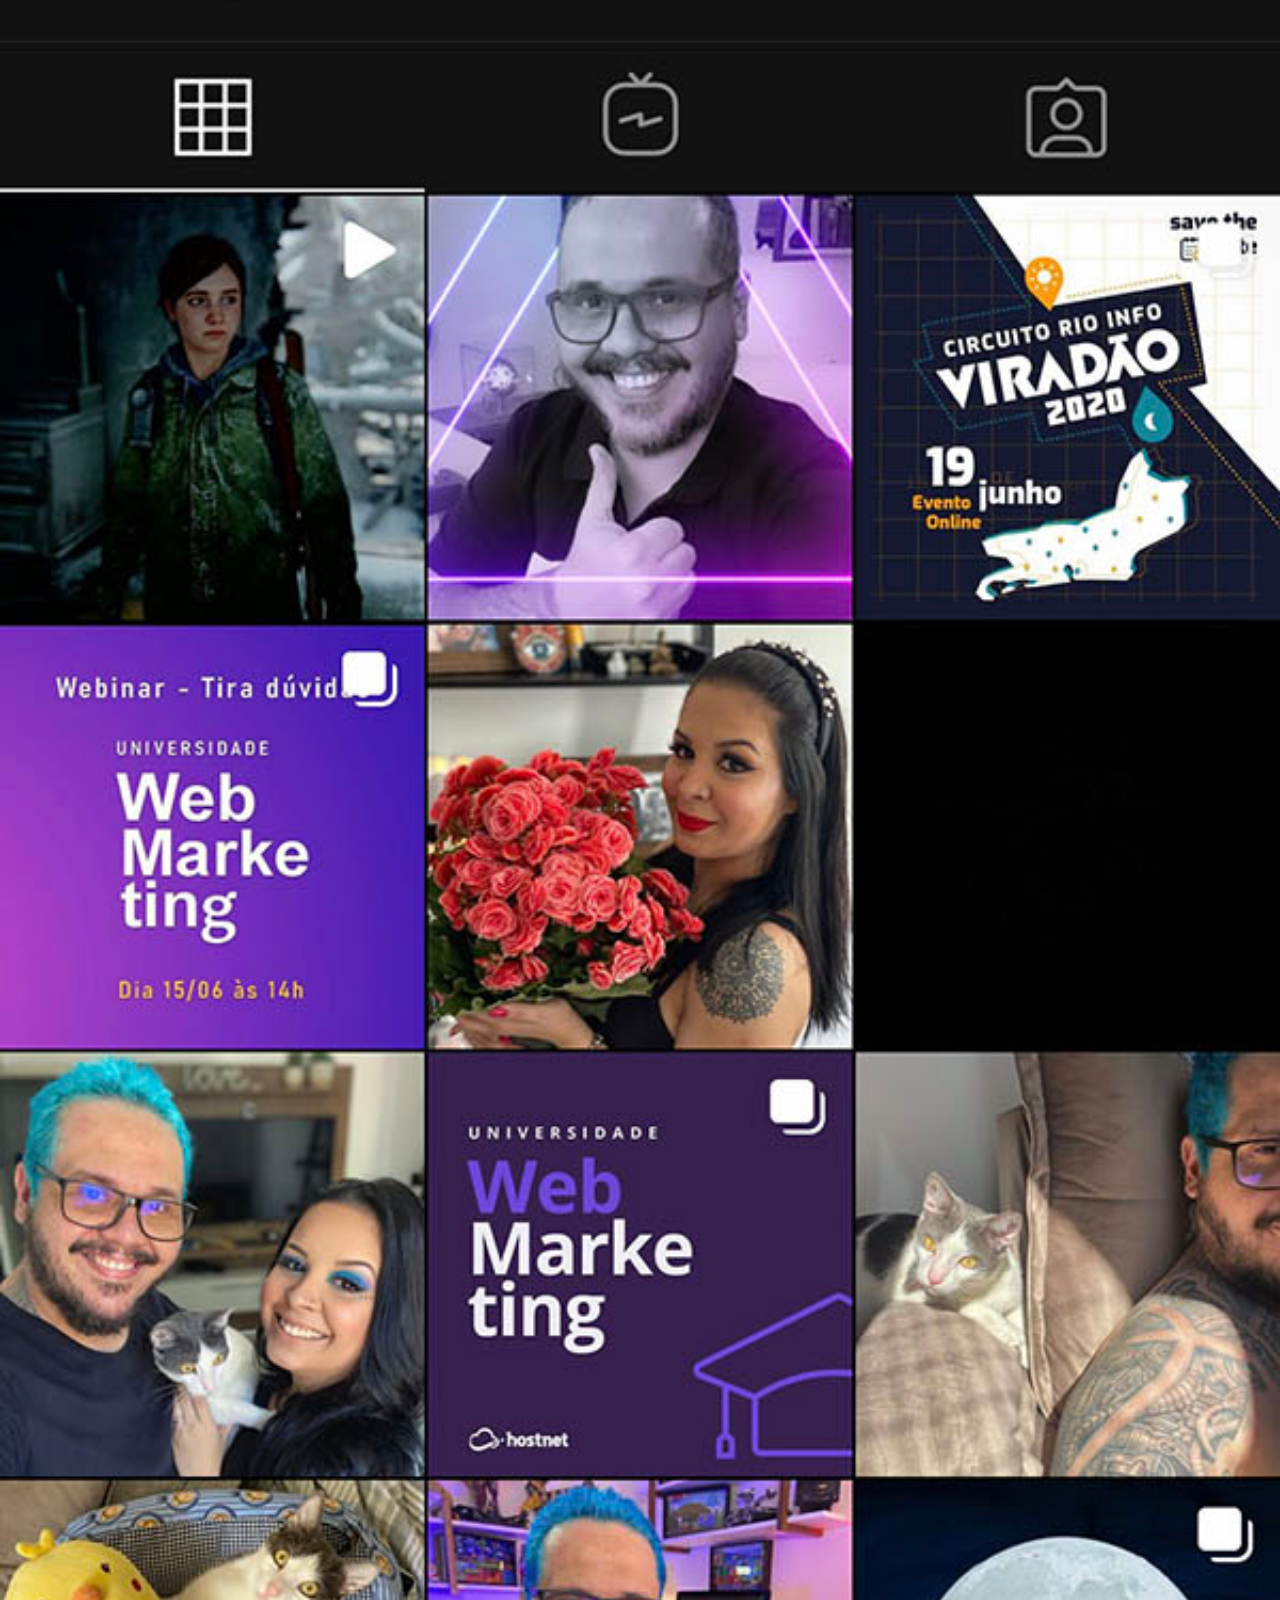
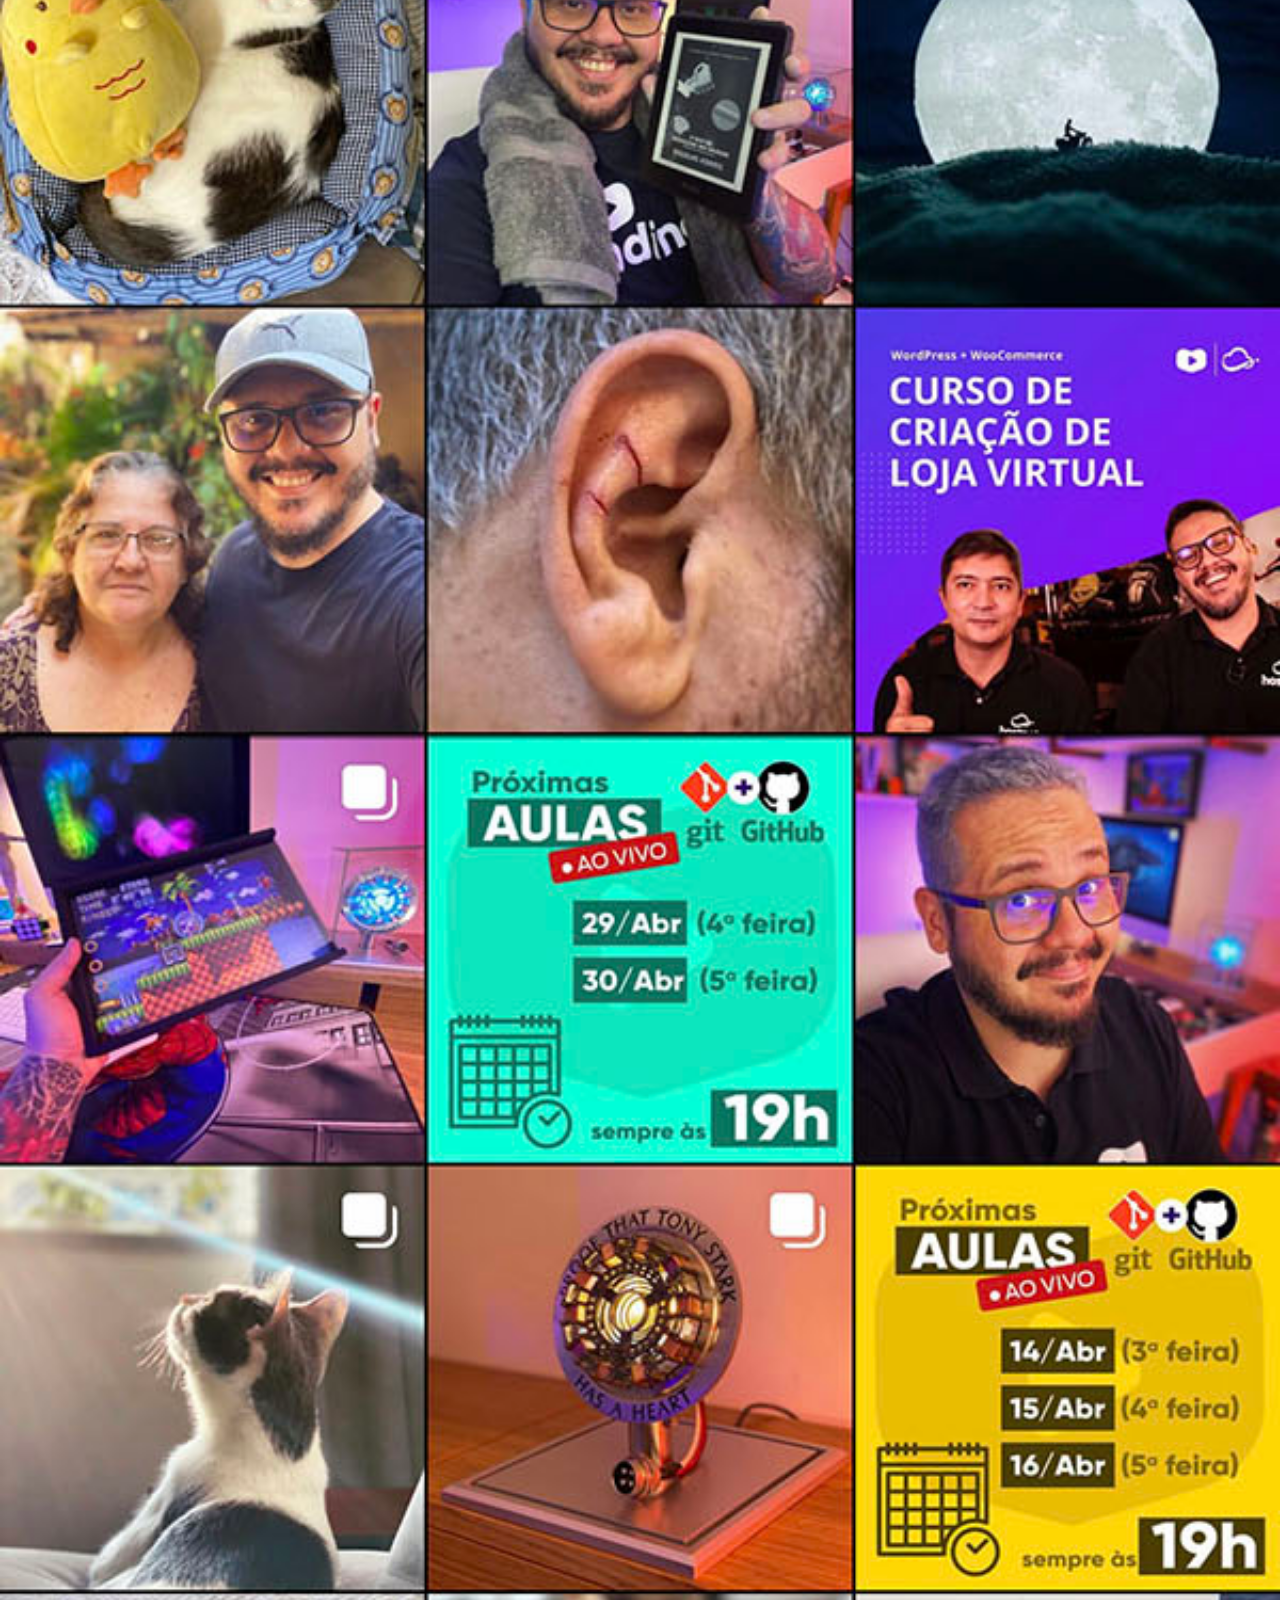
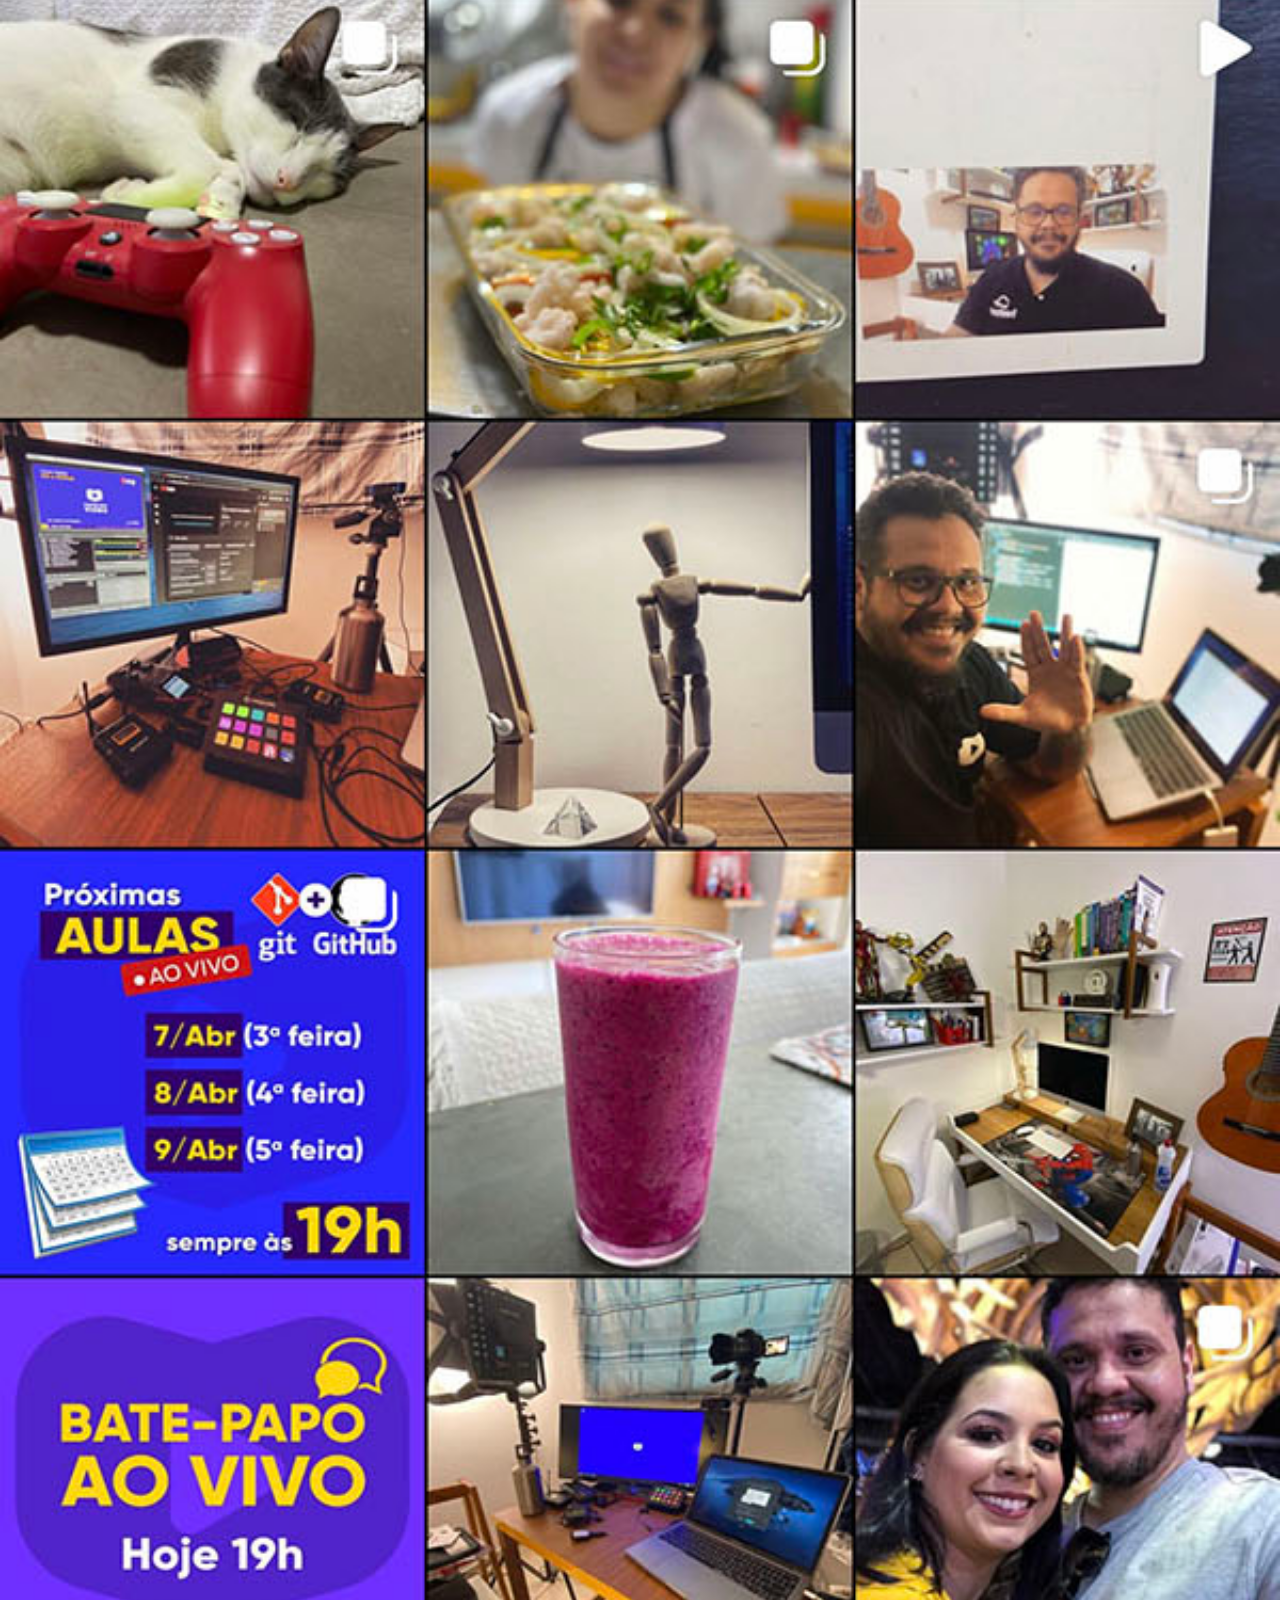
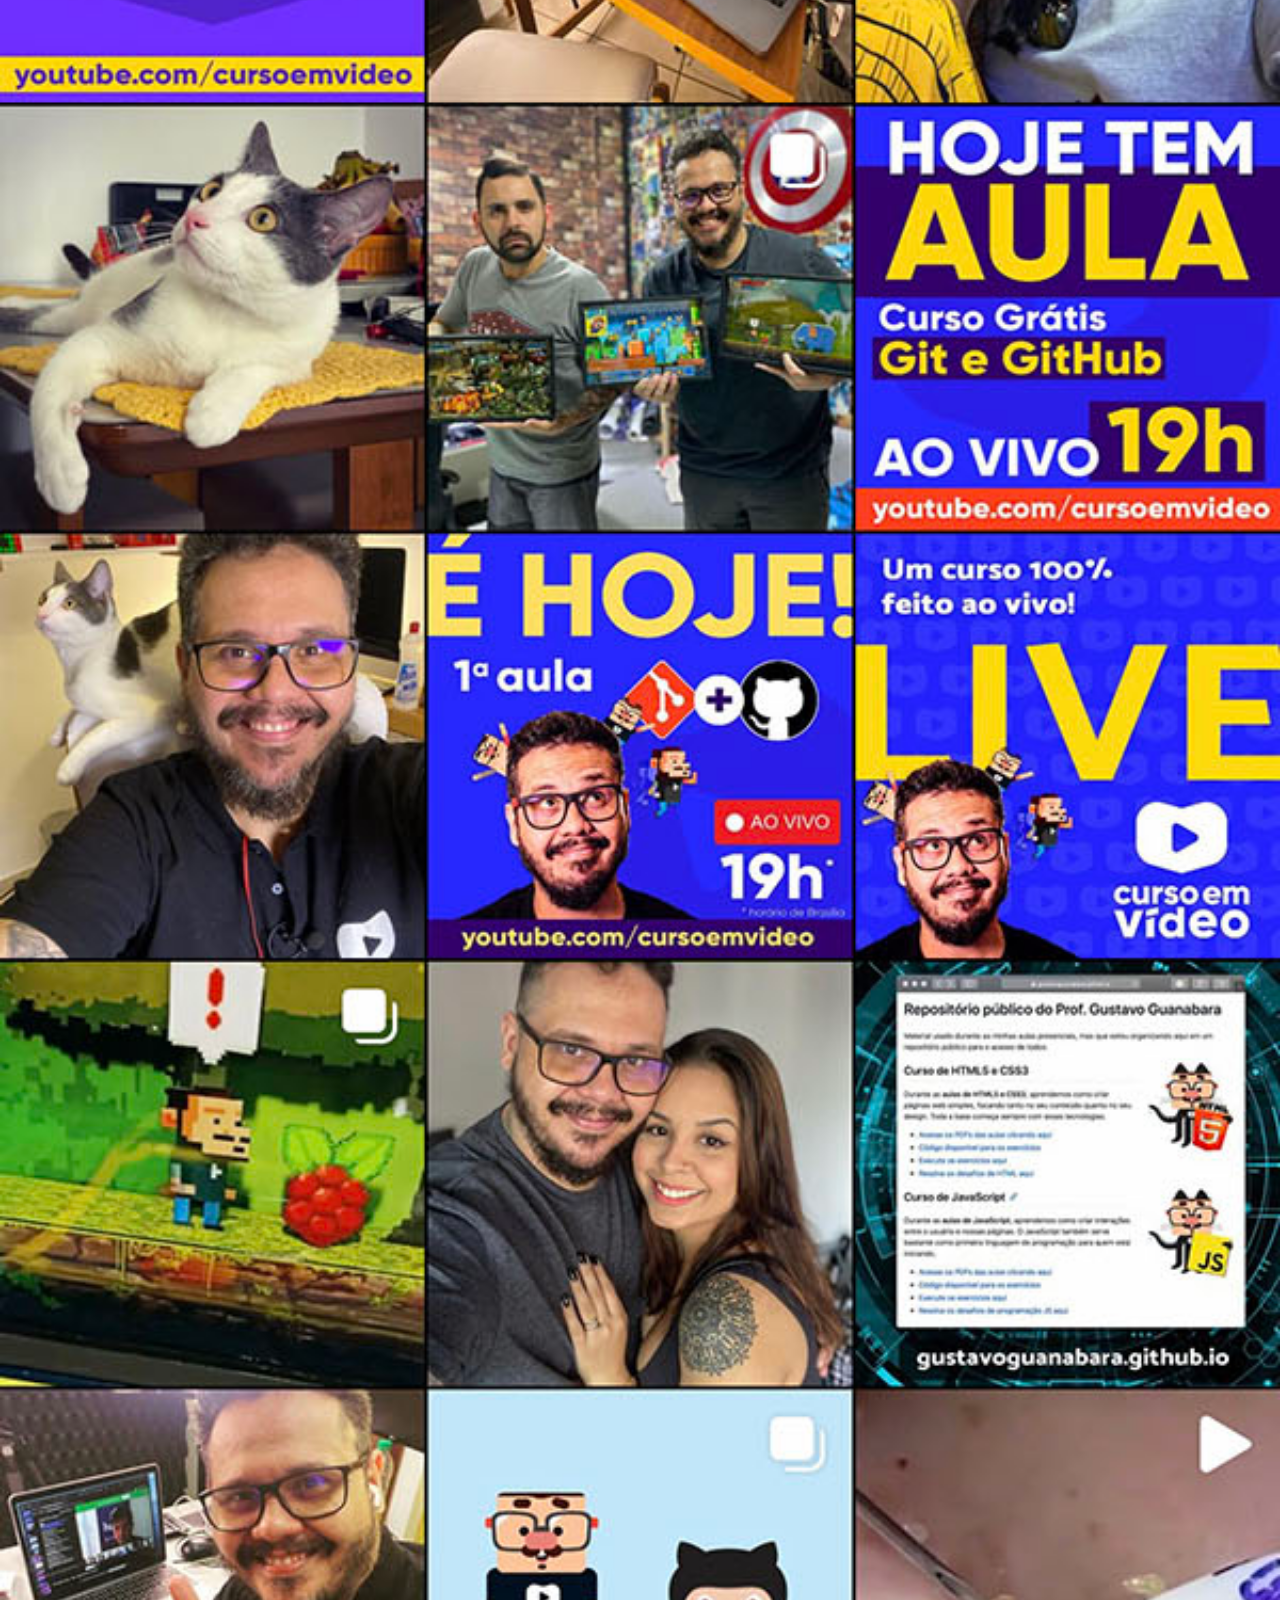
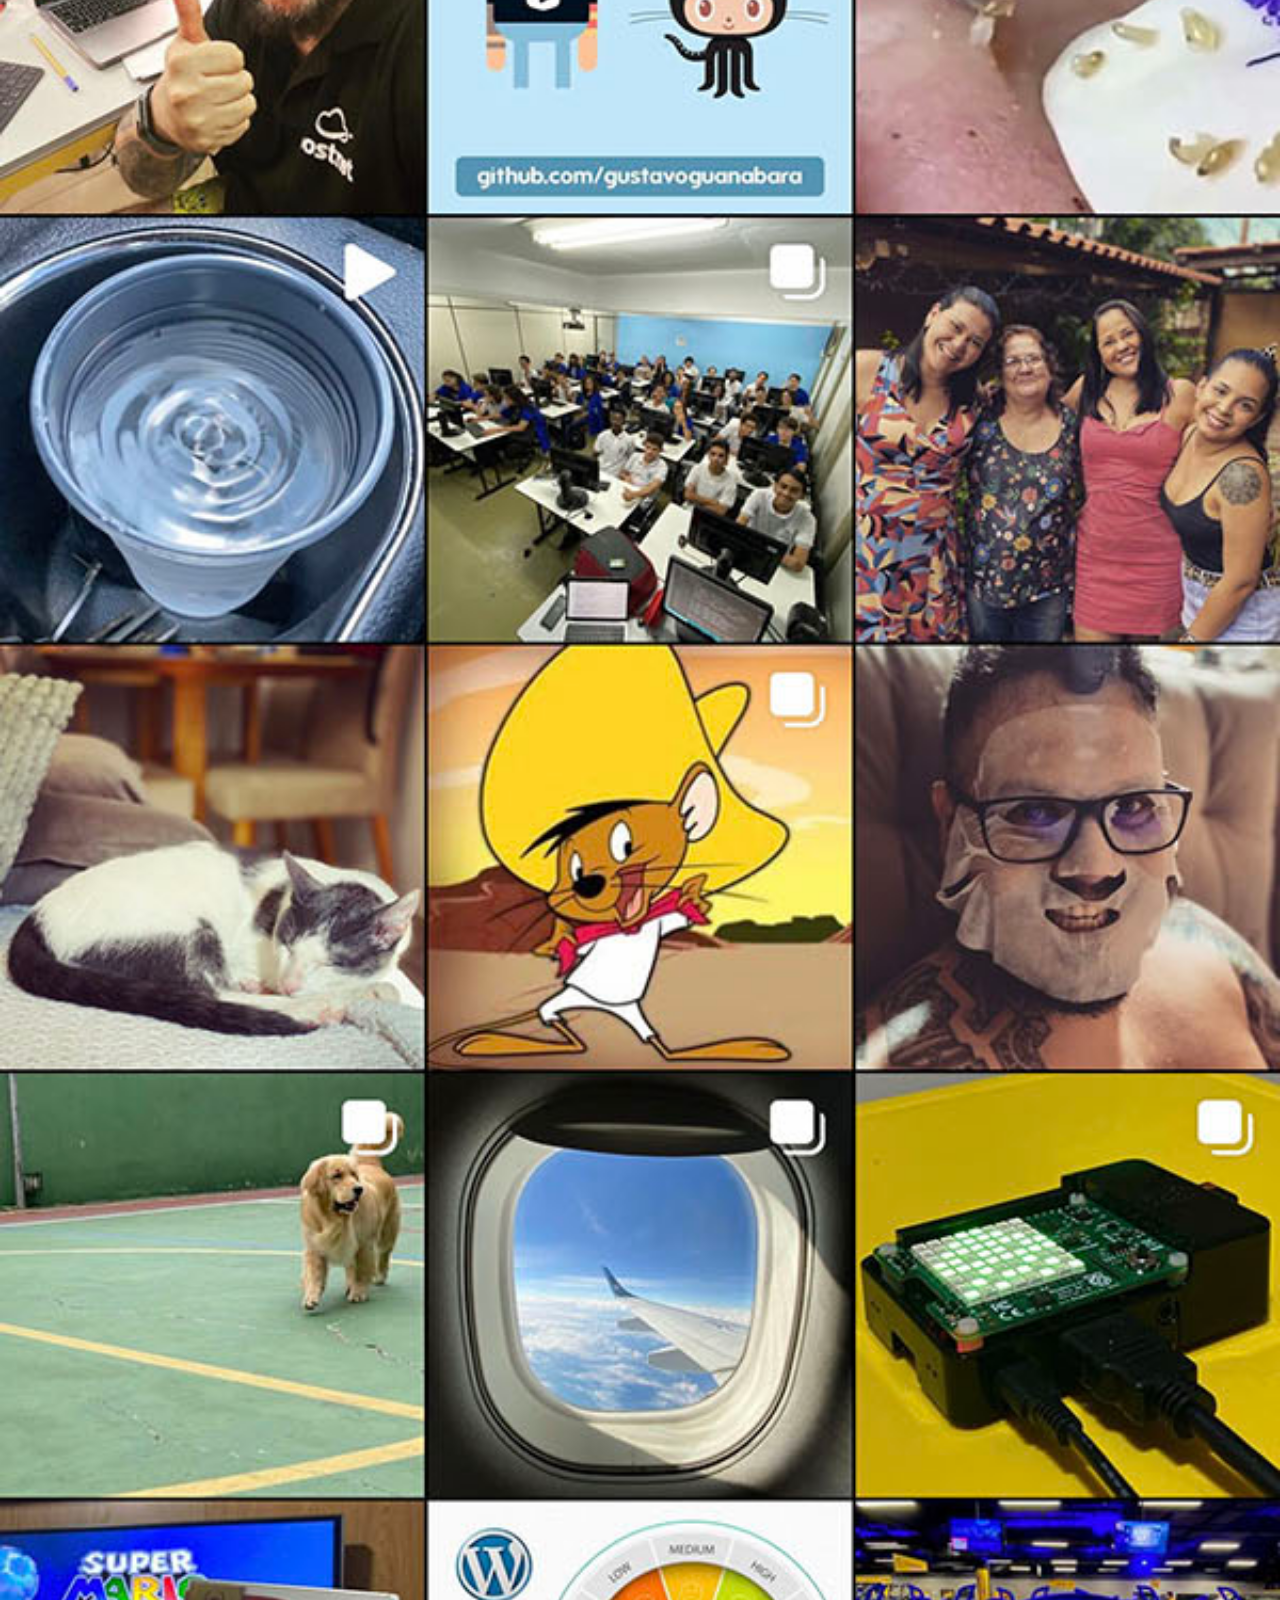
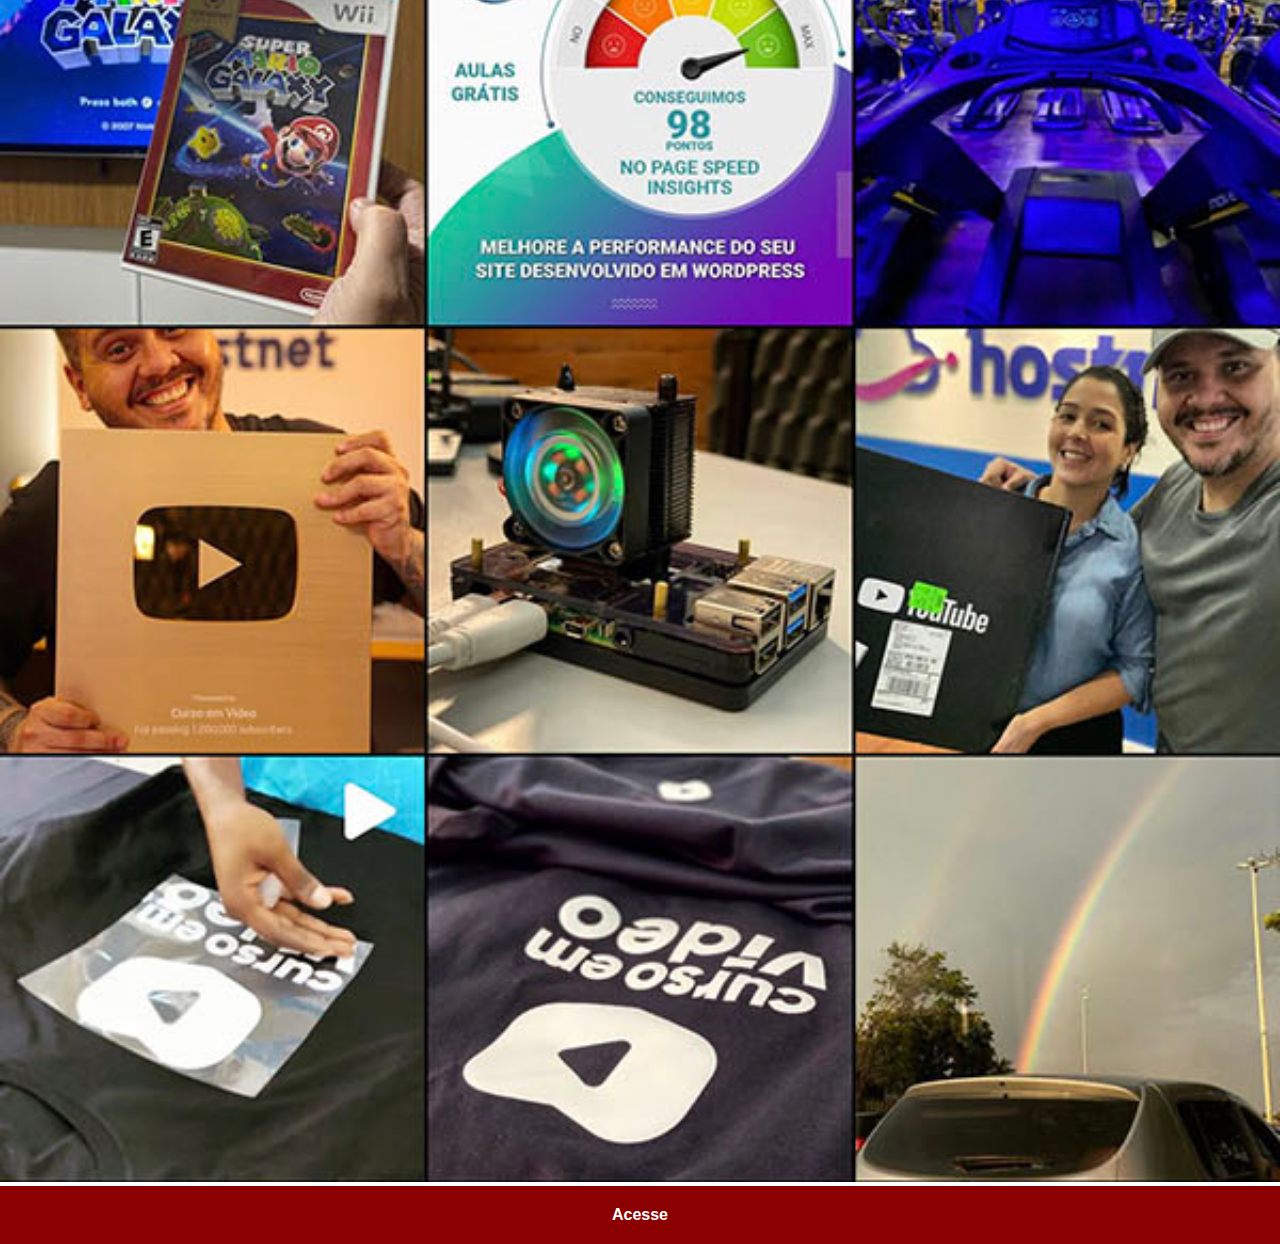
<file: instagram.html>
<!DOCTYPE html>
<html lang="pt-br">
<head>
    <meta charset="UTF-8">
    <meta http-equiv="X-UA-Compatible" content="IE=edge">
    <meta name="viewport" content="width=device-width, initial-scale=1.0">

    
    <link rel="stylesheet" href="estilos/social.css">
    <title>Instagram</title>
</head>
<body>
    <img src="imagens/tela-instagram.jpg" alt="Instagram">
    <a href="https://www.instagram.com/gustavoguanabara/">Acesse</a>
</body>
</html>
</file>
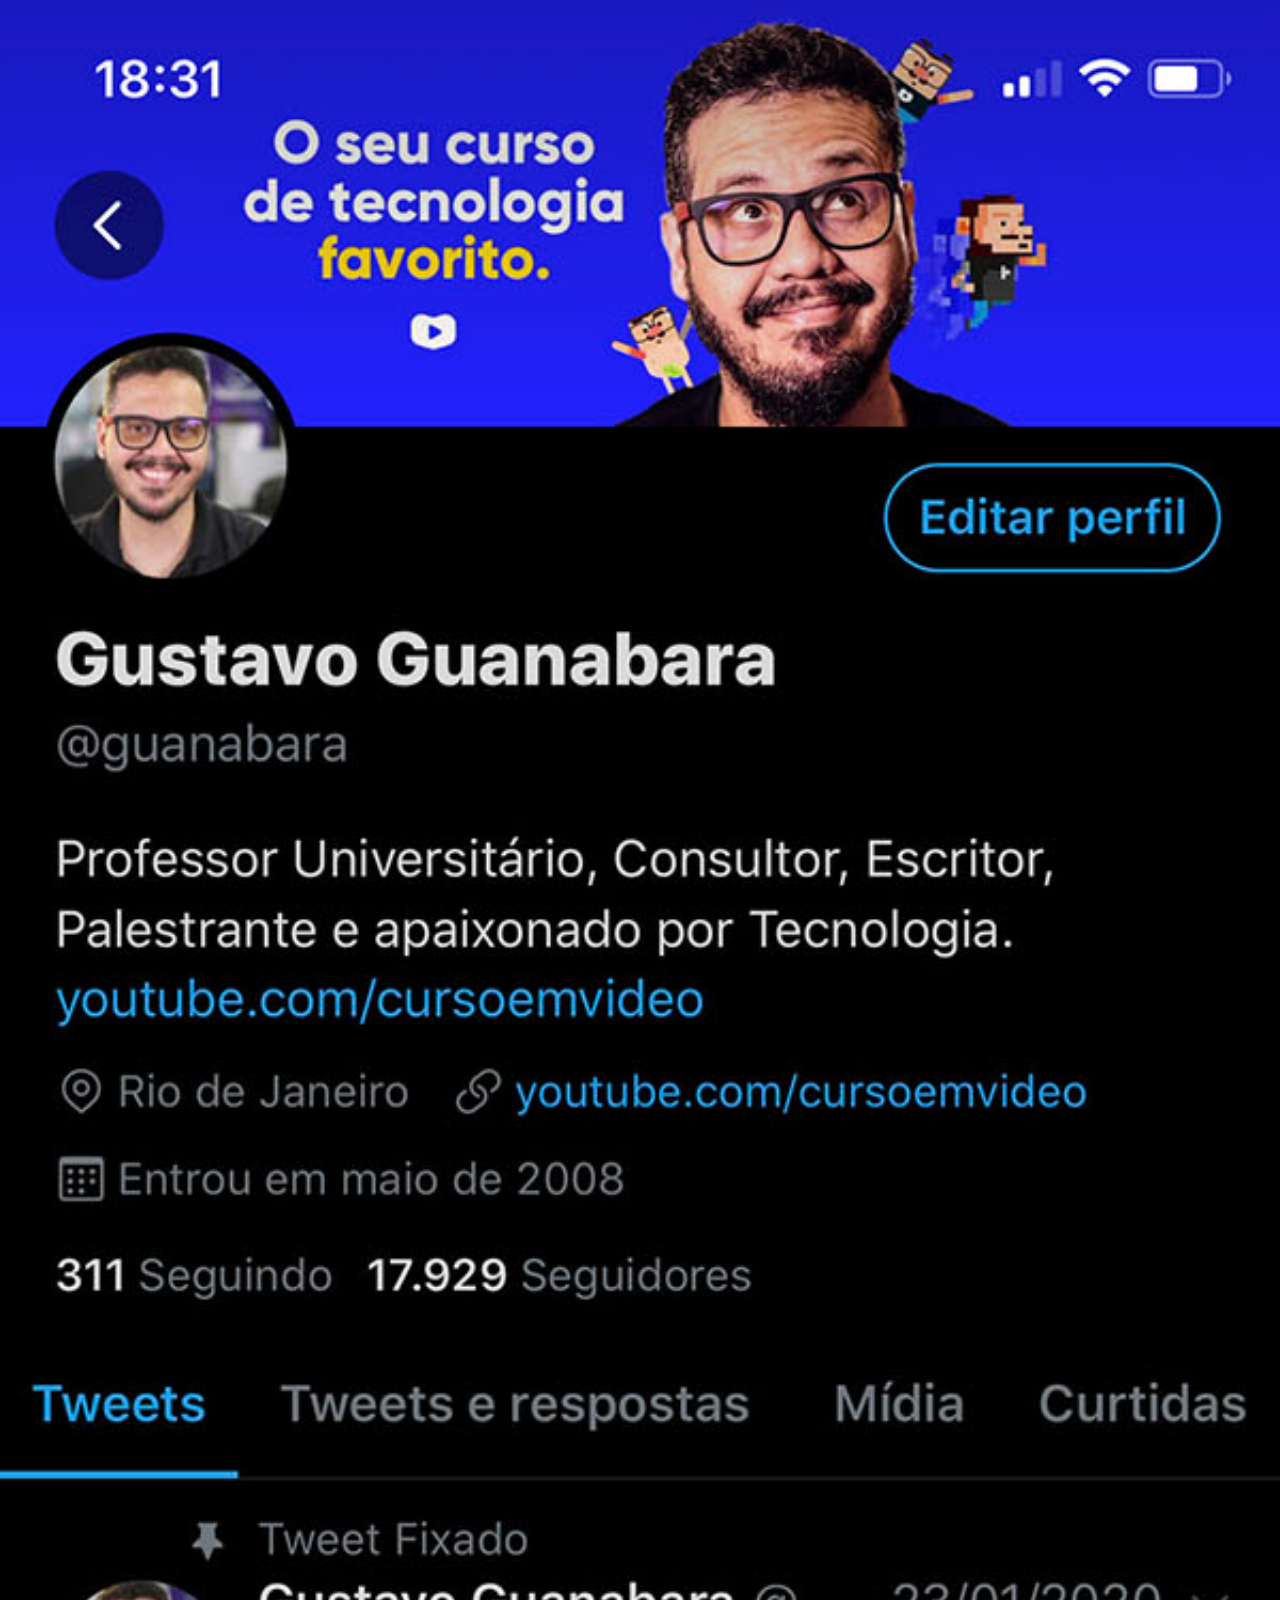
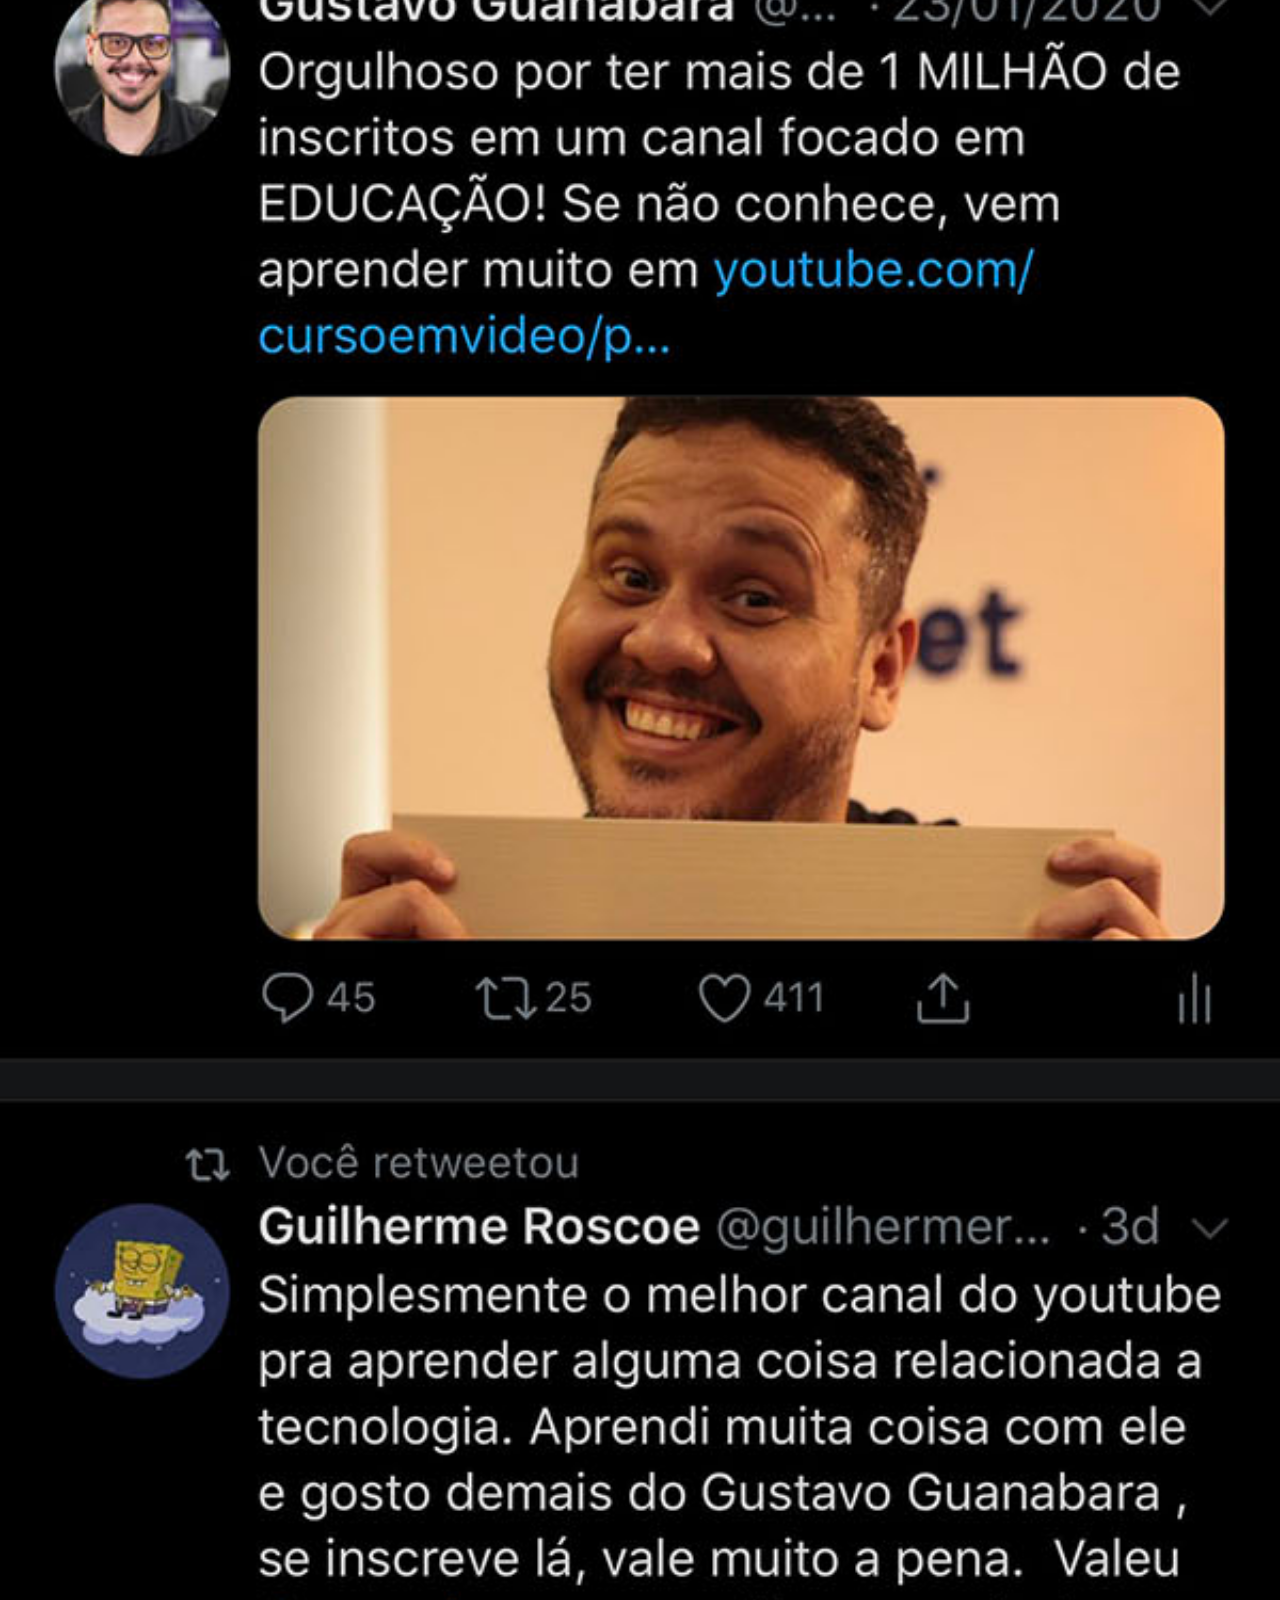
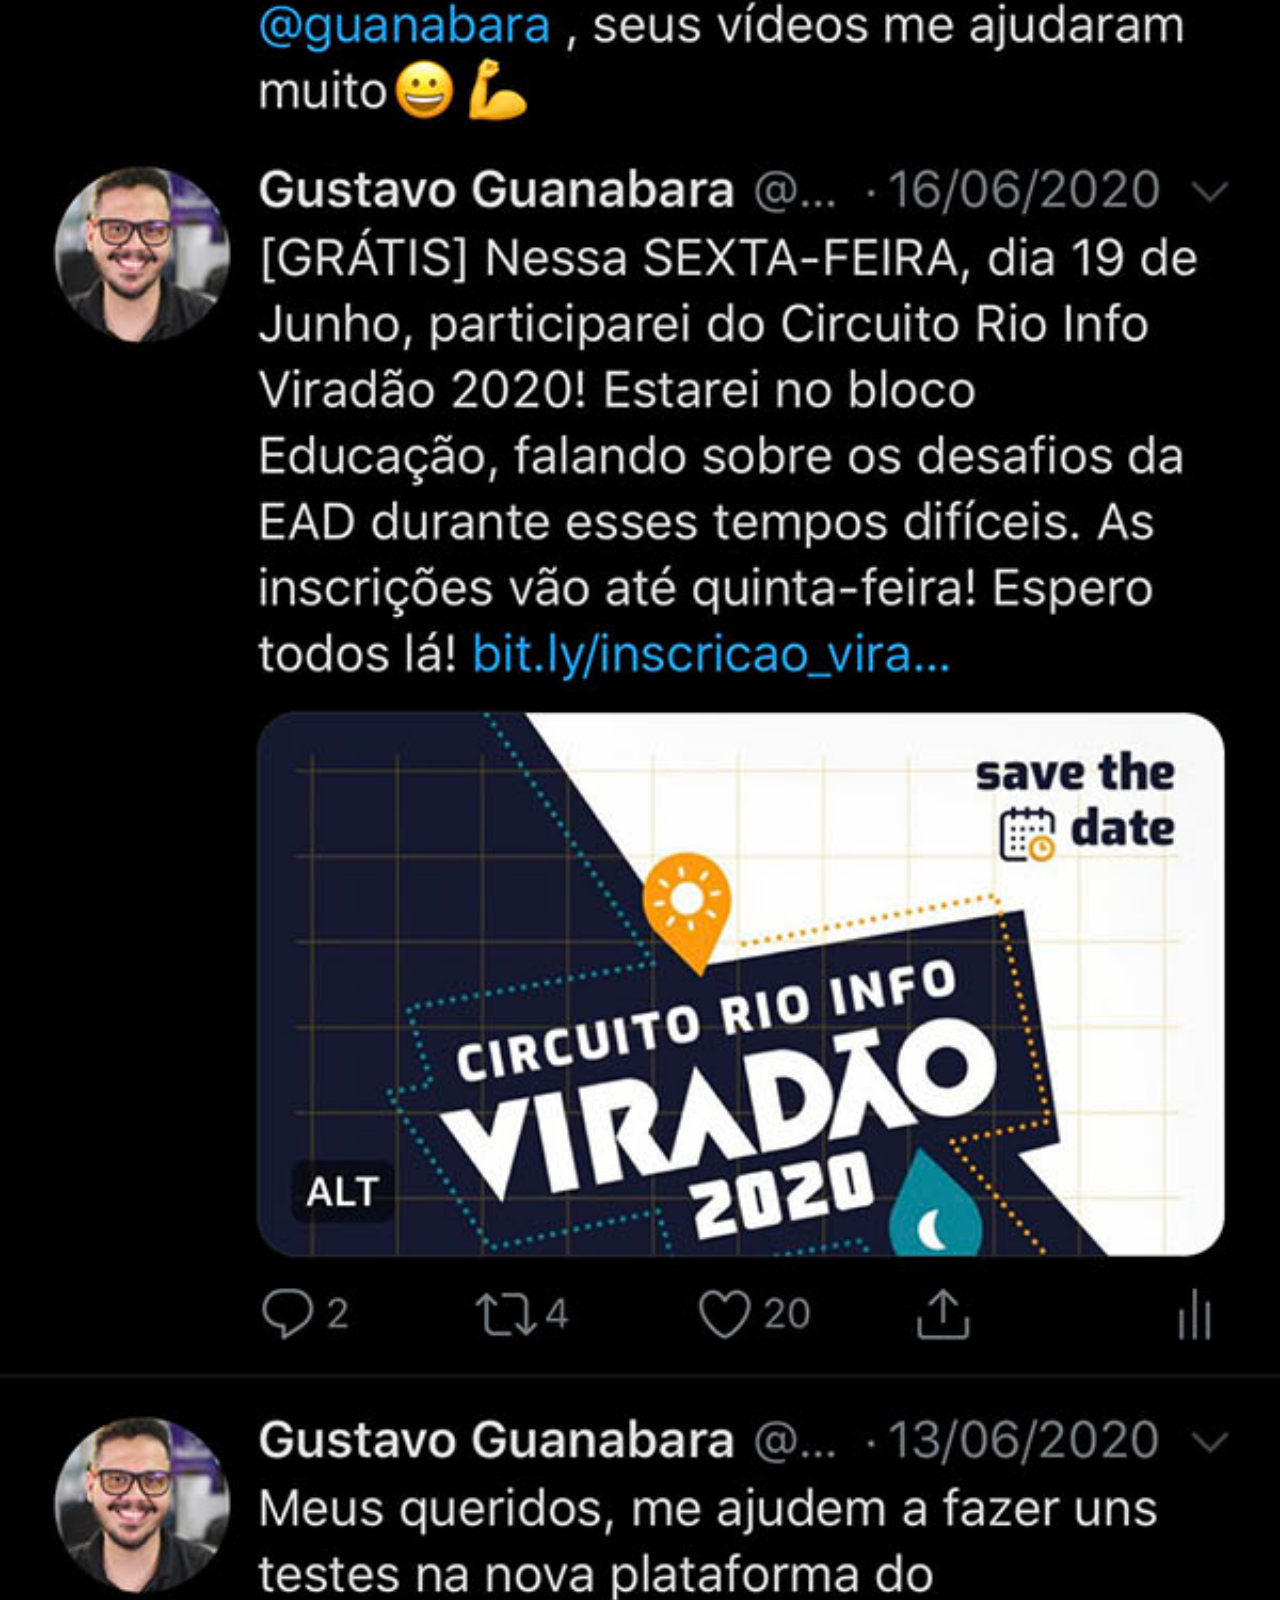
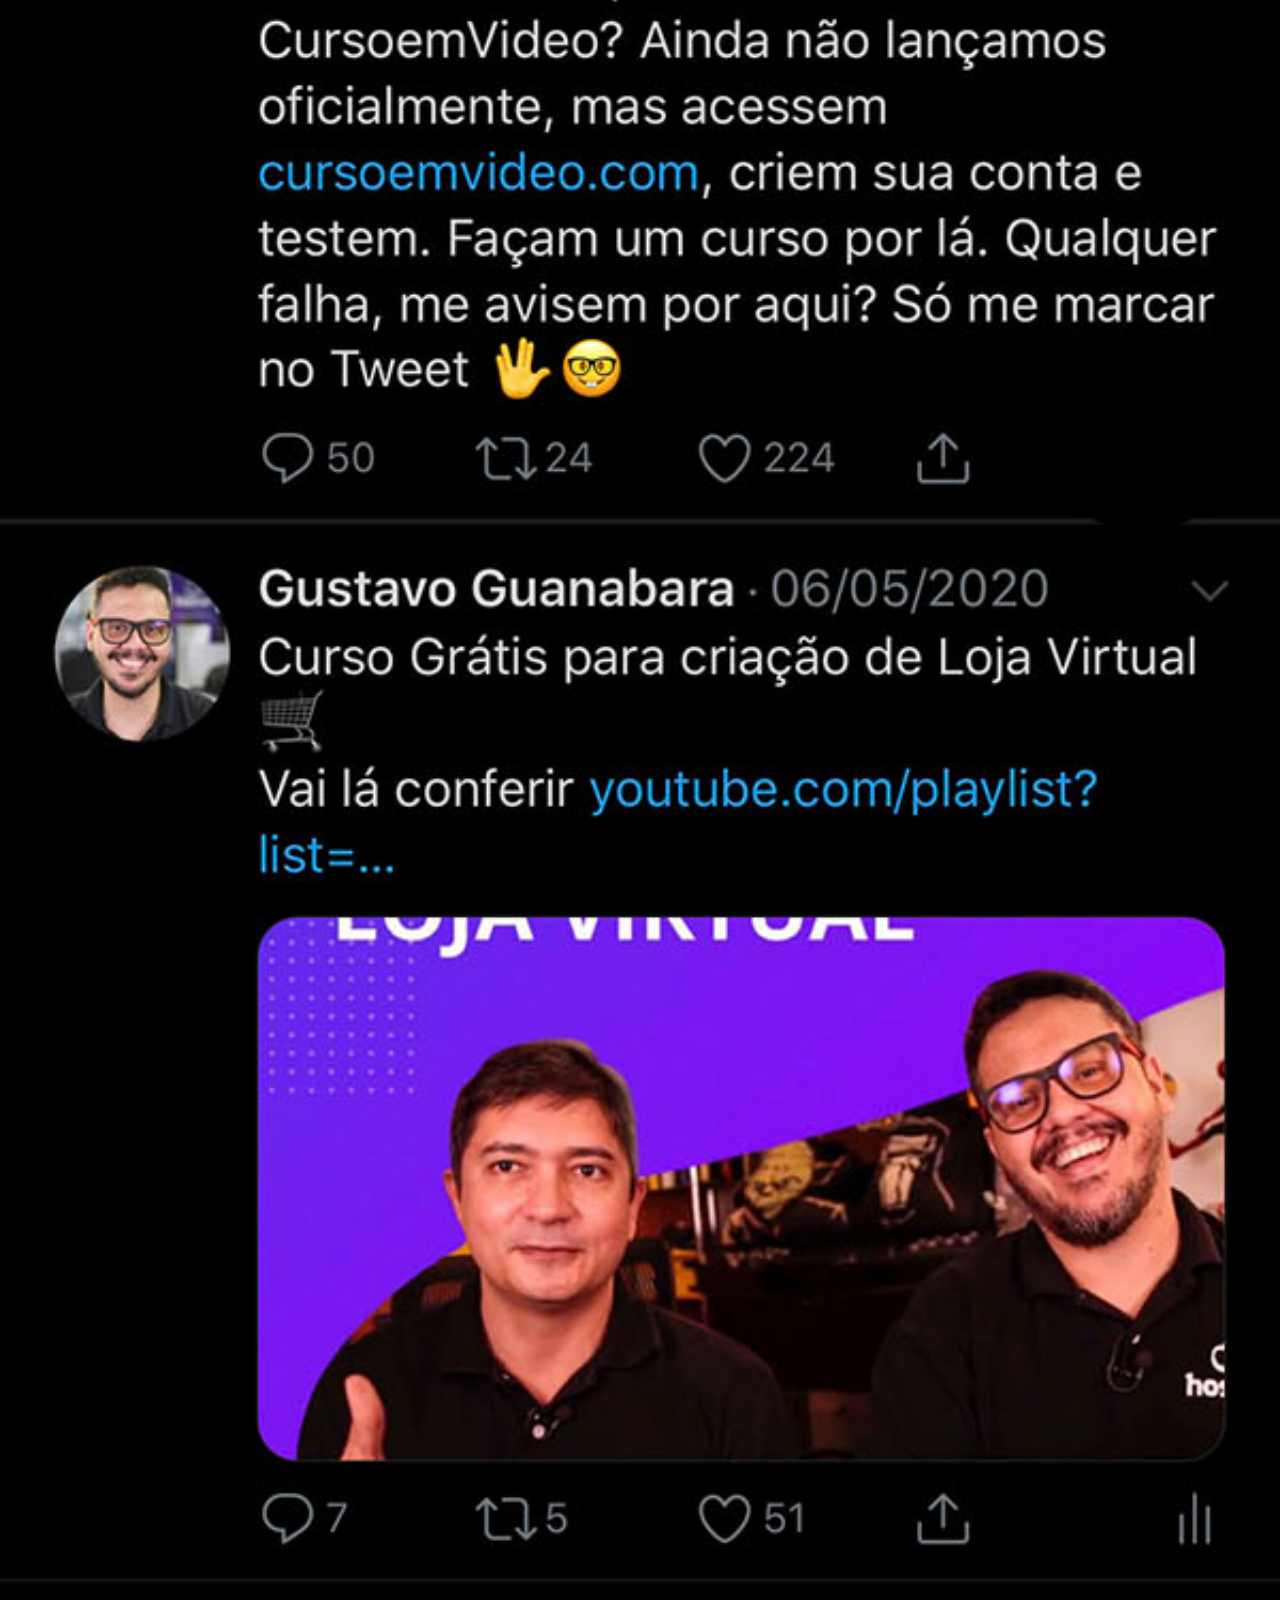
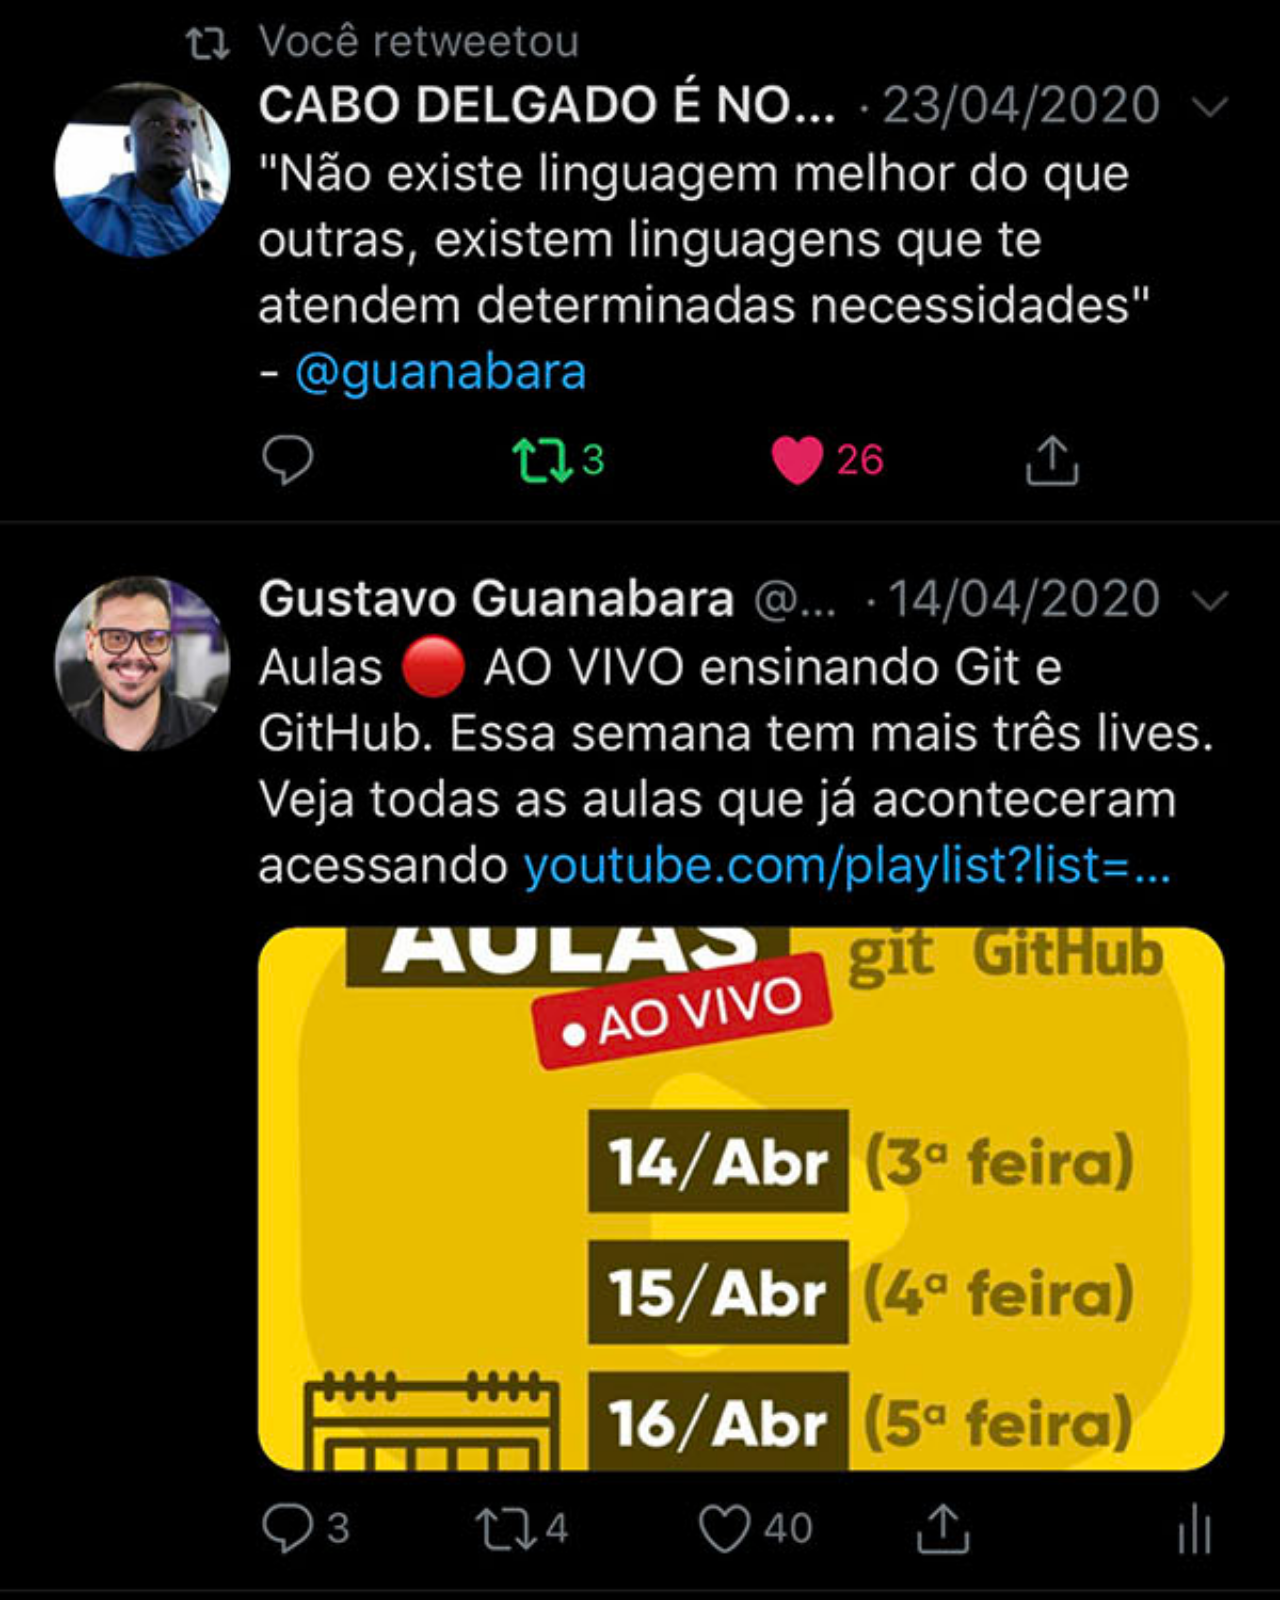
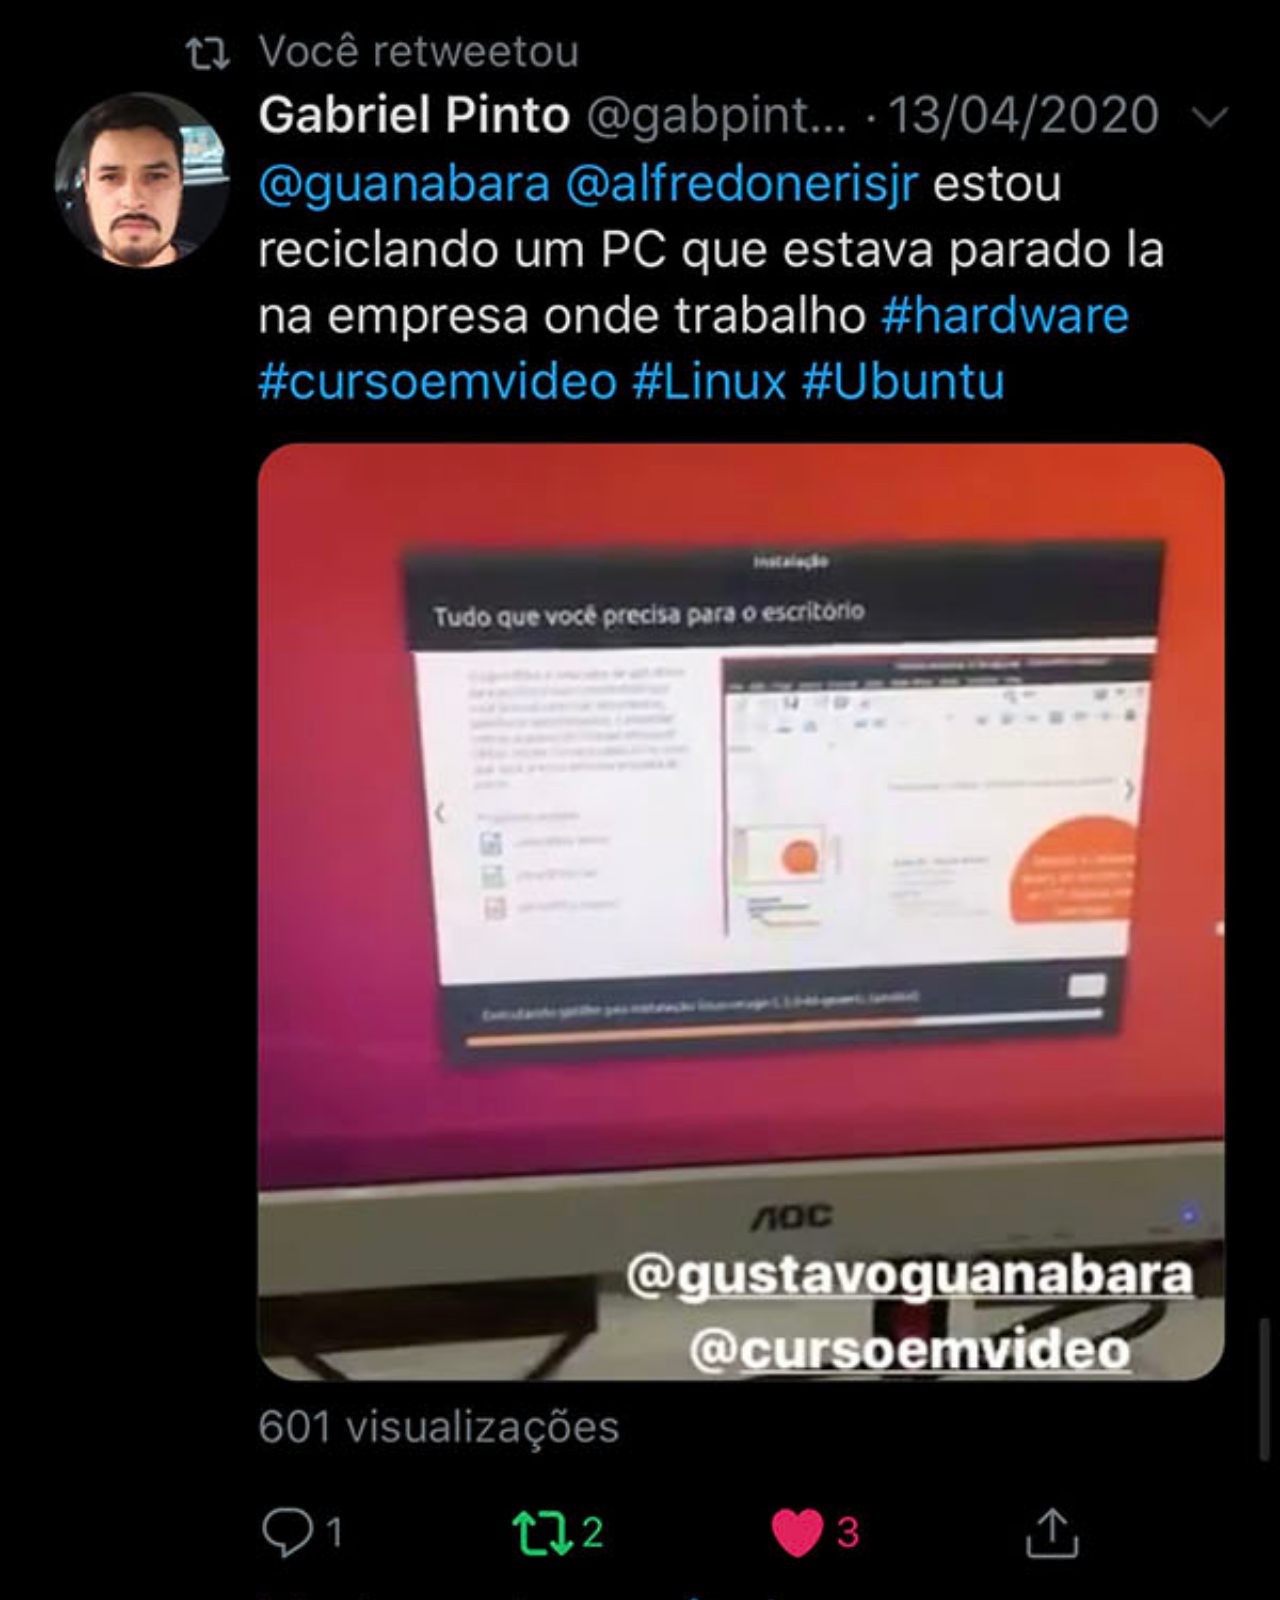
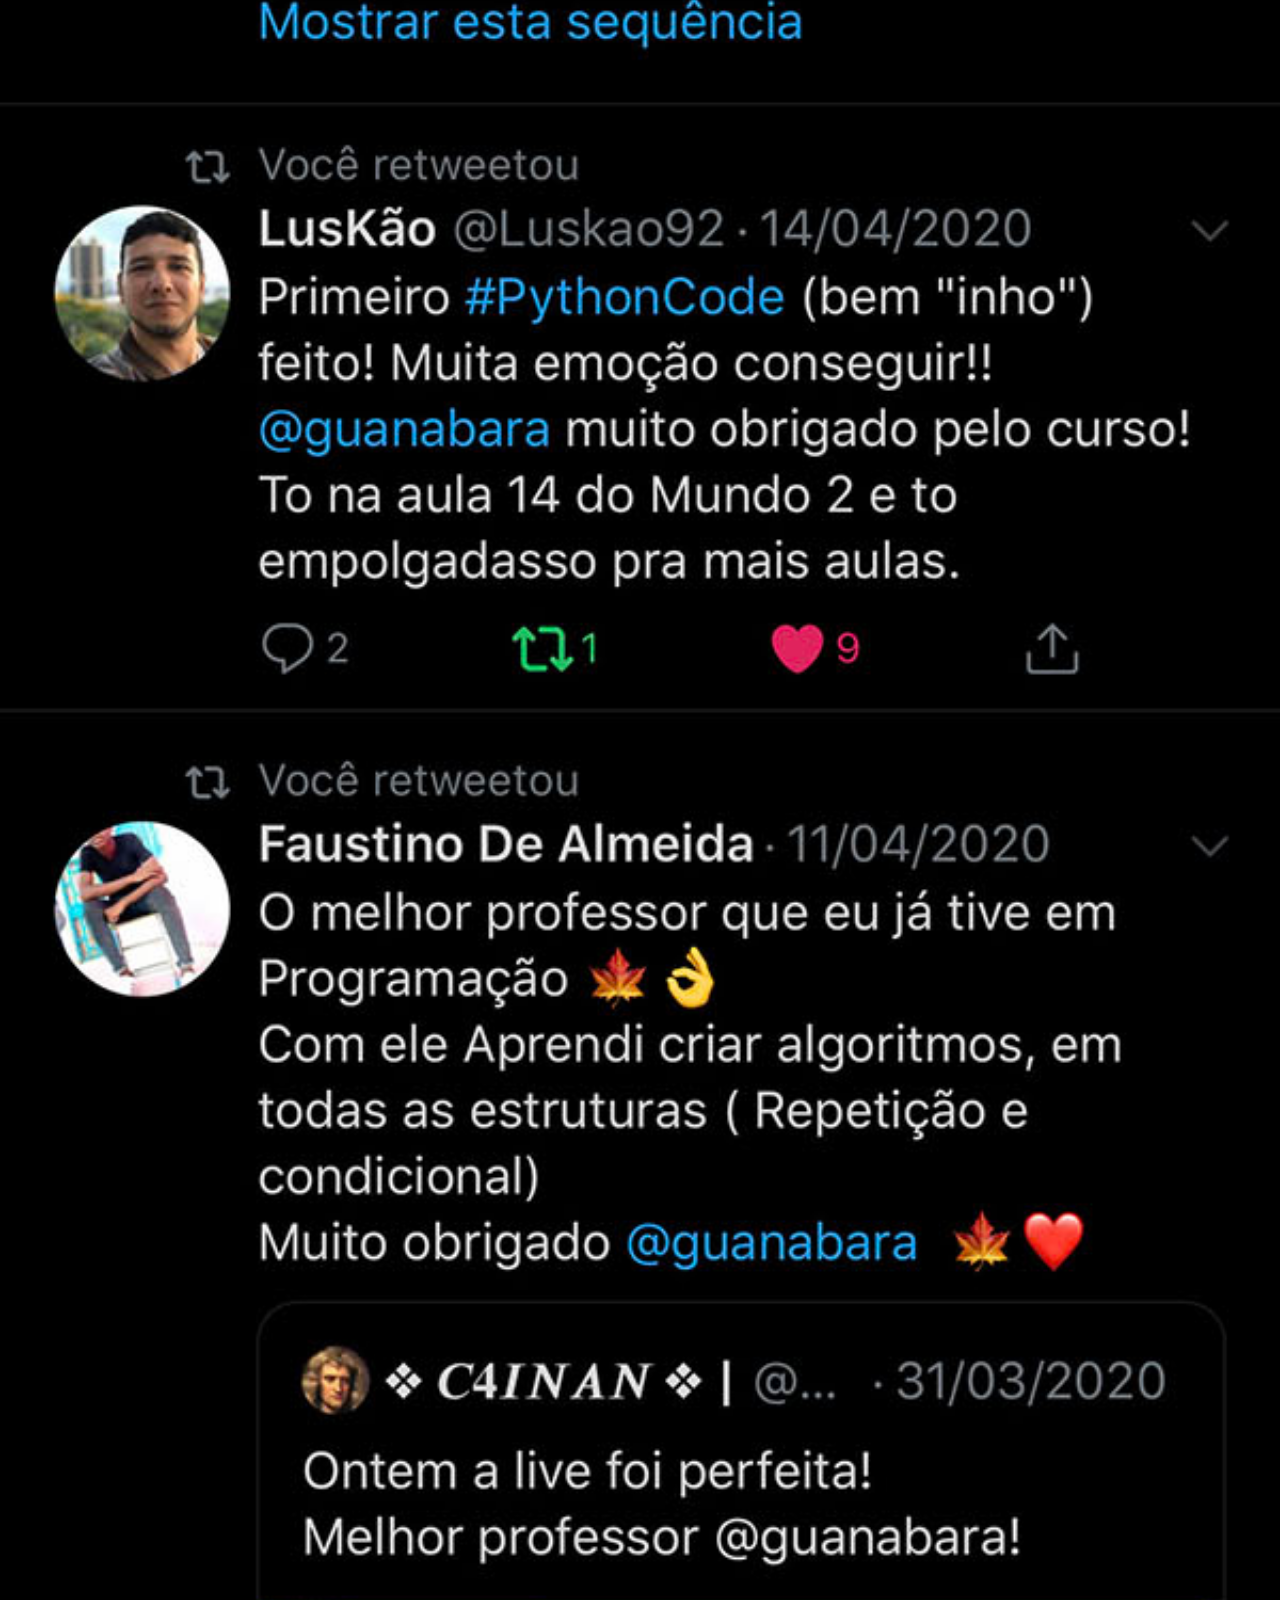
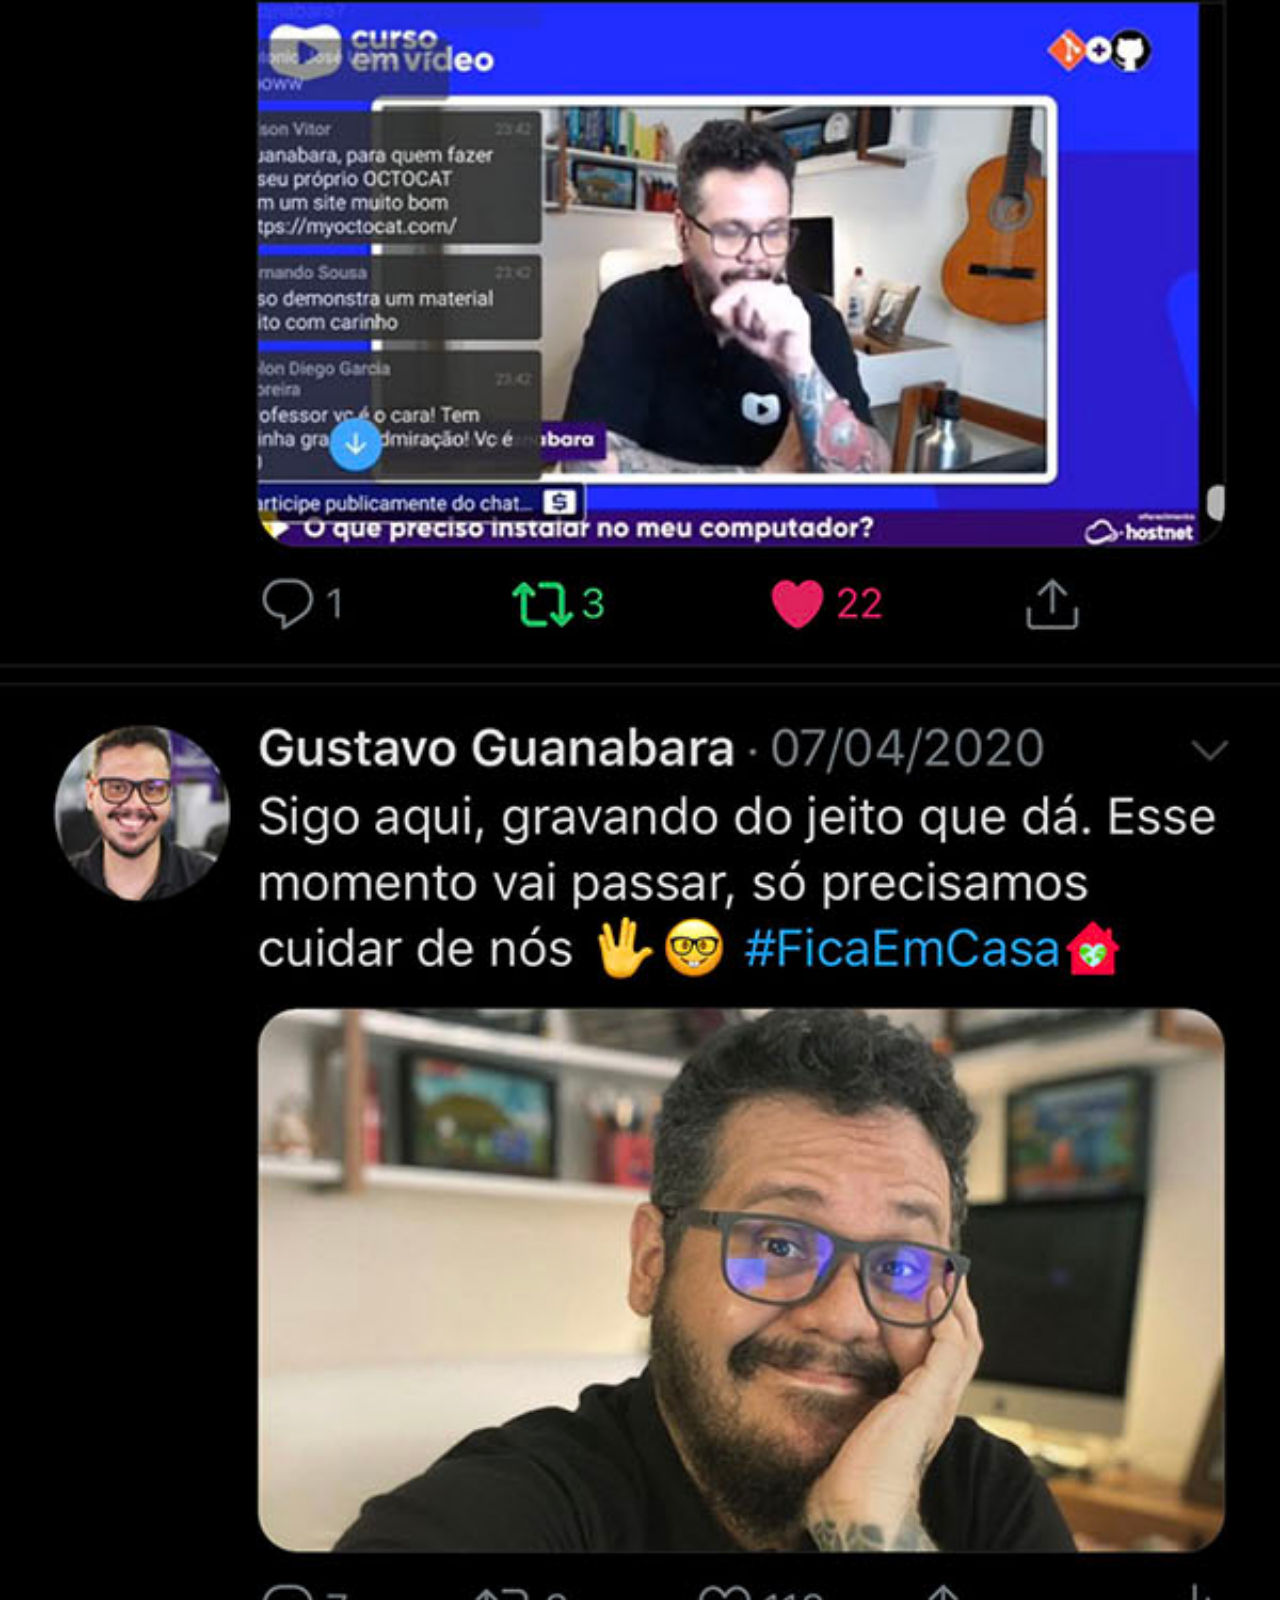
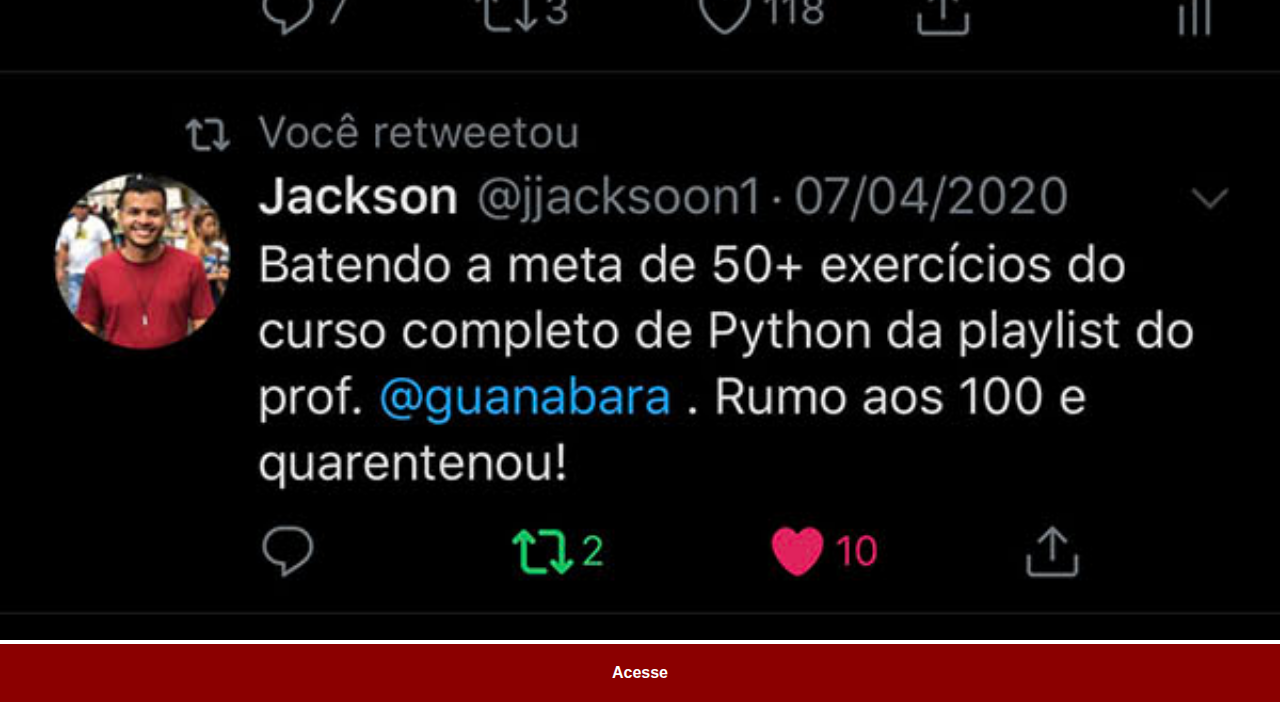
<file: twitter.html>
<!DOCTYPE html>
<html lang="pt-br">
<head>
    <meta charset="UTF-8">
    <meta http-equiv="X-UA-Compatible" content="IE=edge">
    <meta name="viewport" content="width=device-width, initial-scale=1.0">
    <link rel="stylesheet" href="estilos/social.css">
    <title>twitter</title>
</head>
<body>
    <img src="imagens/tela-twitter.jpg" alt="twitter">
    <a href="https://twitter.com/guanabara" target="_blank">Acesse</a>
    
</body>
</html>
</file>
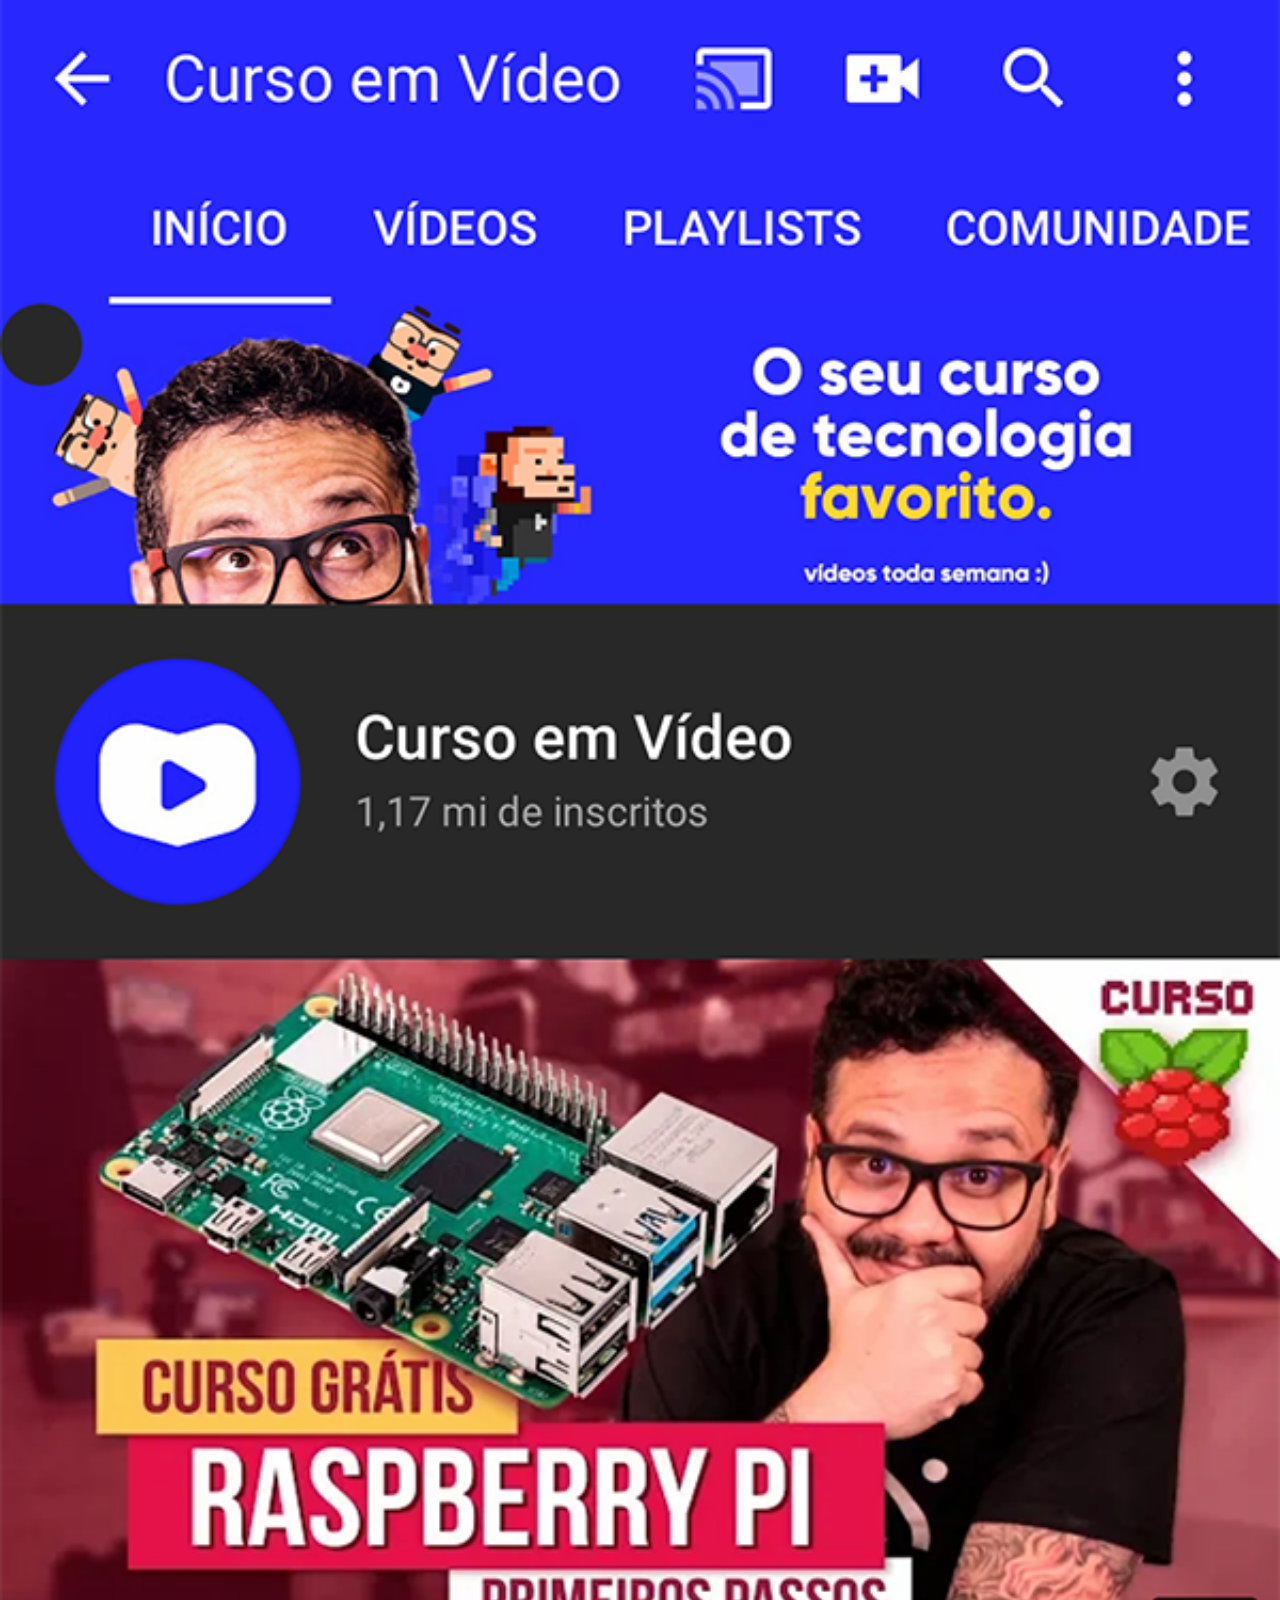
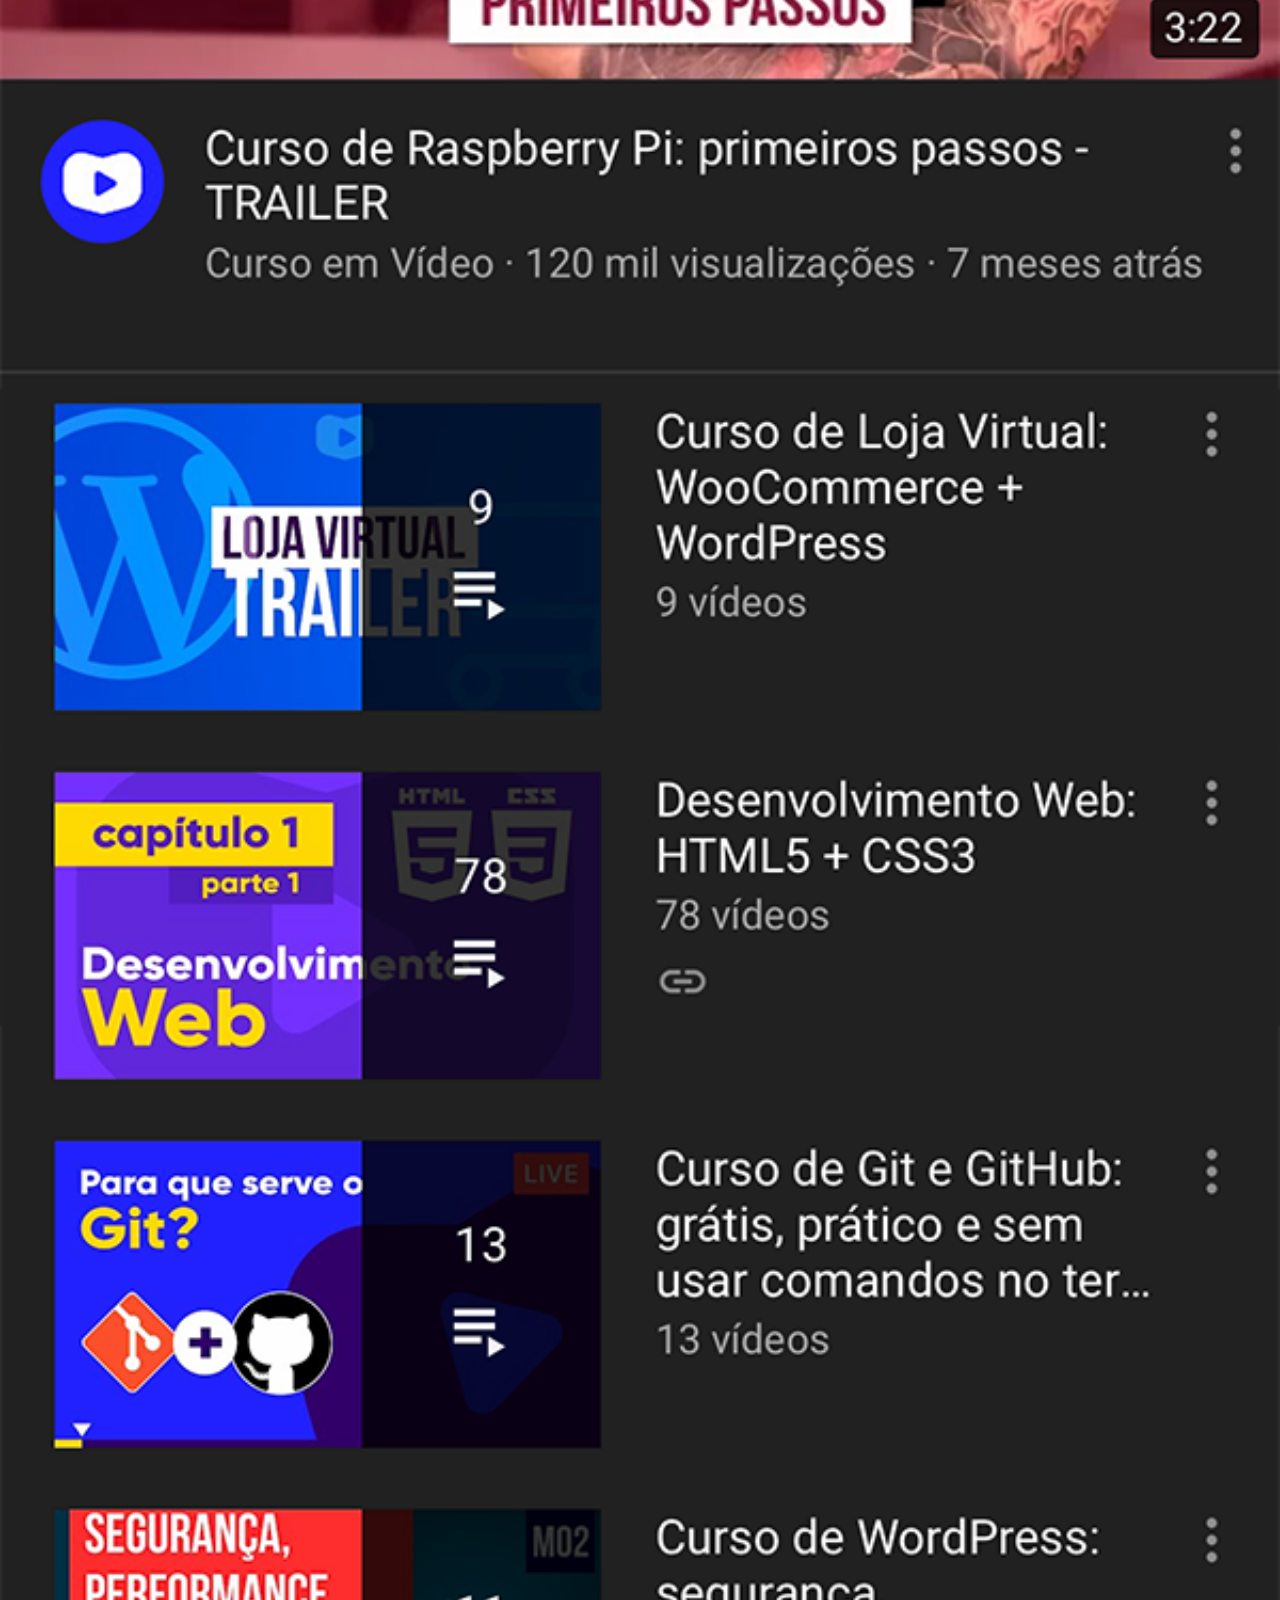
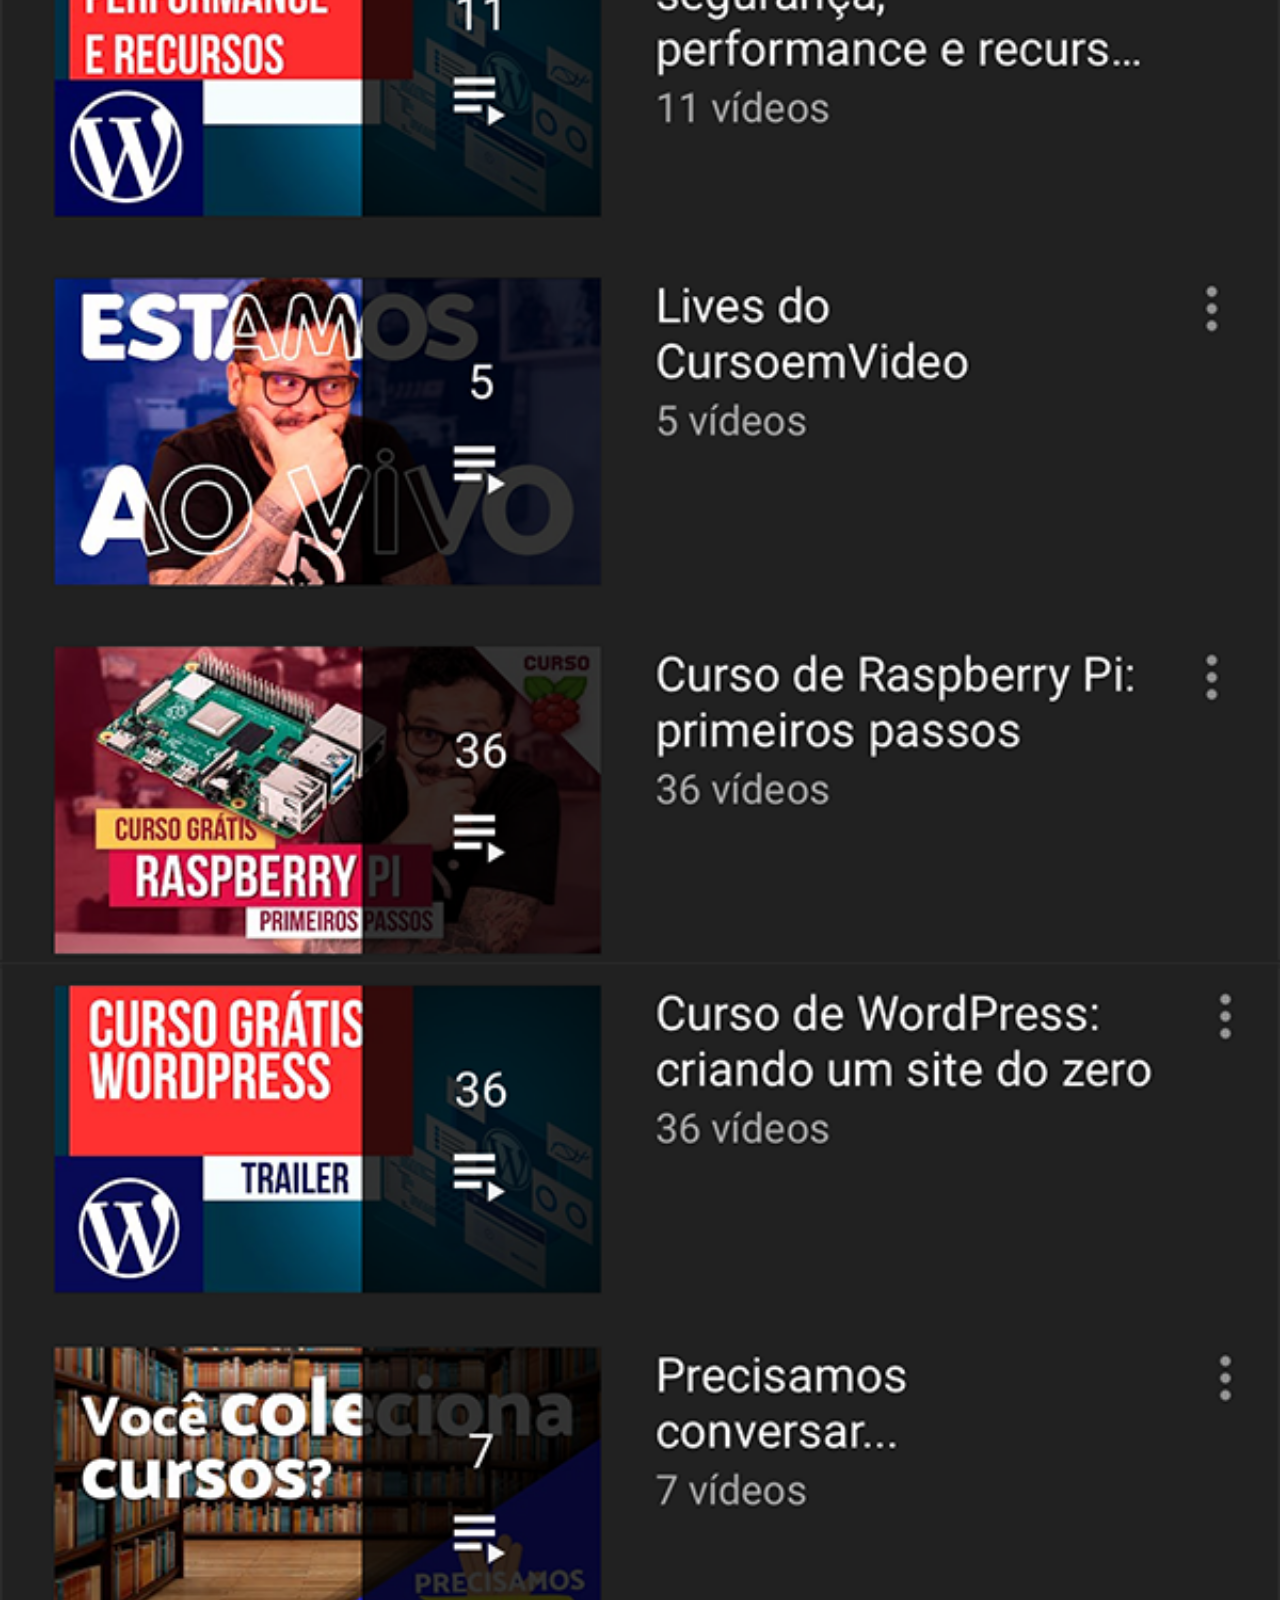
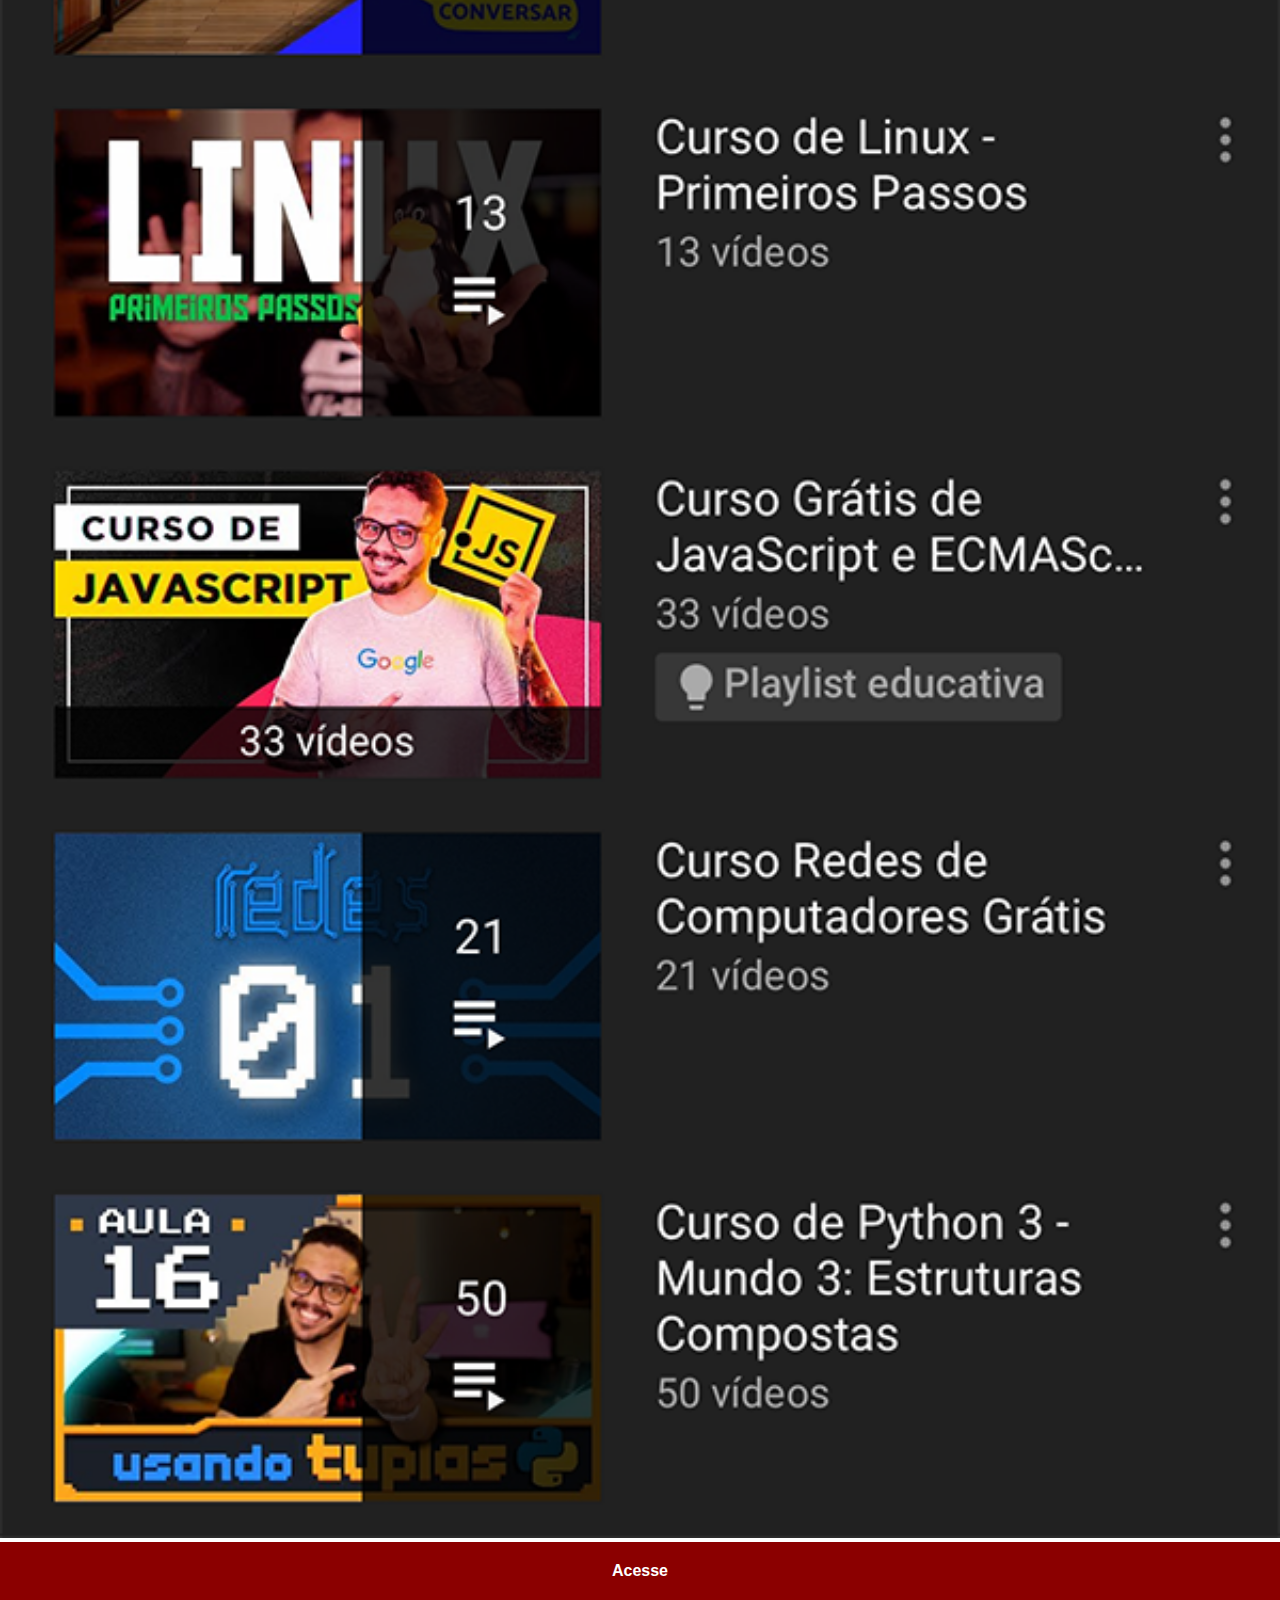
<file: youtube.html>
<!DOCTYPE html>
<html lang="pt-br">
<head>
    <meta charset="UTF-8">
    <meta http-equiv="X-UA-Compatible" content="IE=edge">
    <meta name="viewport" content="width=device-width, initial-scale=1.0">
    <title>youtube</title>
<link rel="stylesheet" href="estilos/social.css">
</head>
<body>
    <img src="imagens/tela-youtube.png" alt="youtube">
    <a href="https://www.youtube.com/c/CursoemV%C3%ADdeo/playlists" target="blank">Acesse</a>
    
</body>
</html>
</file>
<file: estilos/style.css>
@charset "UTF-8";

*{
    margin: 0px;
    padding: 0px;
    font-family: Arial, Helvetica, sans-serif;
}

html, body {
    height: 100vh;
    width: 100vw;
    background-color: black;
}

body{
    background: url(../imagens/fundo-madeira.jpg) no-repeat top center ;
    background-size: cover;
    background-attachment: fixed;
}

main{
    position: relative;
    height: 100vh;
}

section#telefone{
    position: absolute;
    top: 50%;
    left: 50%;
    transform: translate(-50%, -50%);
    height: 627px;
    width: 311px;
    background:url('../imagens/frame-iphone.png') no-repeat;
}
iframe#tela{
    position: relative;
    top: 80px;
    left: 22px;
    width: 267px;
    height: 471px;
}
section#rede-sociais{
    text-align: right;
}
section#rede-sociais > a > img{
    width: 50px;
    margin: 10px;
    border-radius: 50%;
    box-shadow: 2px 2px 5px rgba(0, 0, 0, 0.185);
    box-sizing: border-box;
}
section#rede-sociais img:hover{
    border:2px solid rgba(255, 255, 255, 0.532);
    transform: translate(-3px , -3px);
    box-shadow: 5px 5px 10px rgba(0, 0, 0, 0.416);
    transition: transform 0.4s, border .6s;
}
</file>
<file: estilos/social.css>
@charset "UTF-8";

*{
    margin: 0px;
    padding: 0px;
    font-family: Arial, Helvetica, sans-serif;
}

::-webkit-scrollbar{
    width: 0px;
    height: 0px;
}
img{
    width: 100vw;
}
a{
    display: block;
    background-color: darkred;
    color: white;
    padding: 20px;
    text-align: center;
    font-weight: bolder;
    text-decoration: none;
}
a:hover{
    background-color: red;
    
}
</file>
